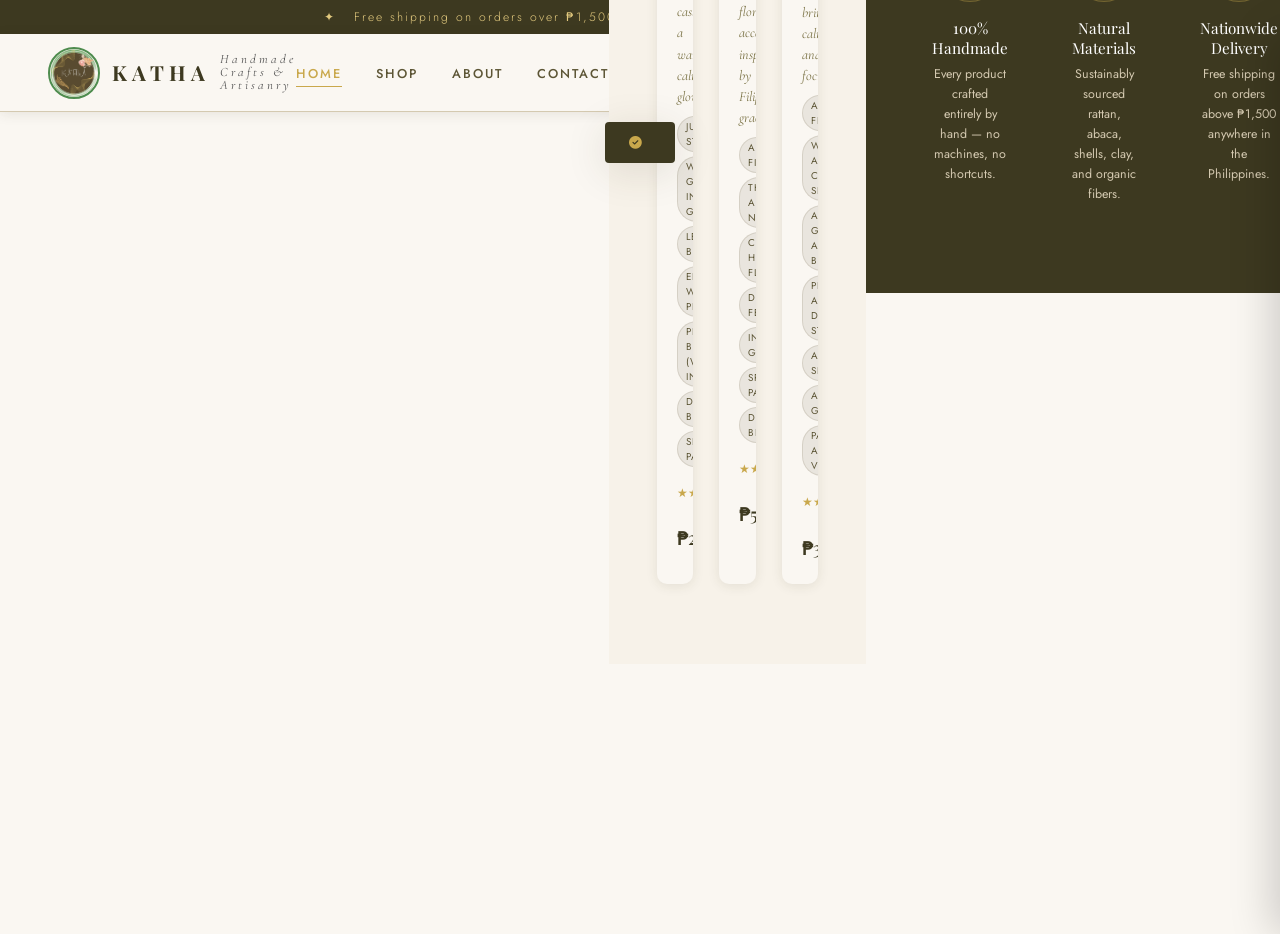
<file: katha/index.html>
<!DOCTYPE html>
<html lang="en">
<head>
<meta charset="UTF-8"/>
<meta name="viewport" content="width=device-width, initial-scale=1.0"/>
<title>KATHA — Handmade Crafts</title>
<link href="https://fonts.googleapis.com/css2?family=Playfair+Display:ital,wght@0,400;0,600;0,700;1,400&family=Cormorant+Garamond:ital,wght@0,300;0,400;0,500;1,300&family=Jost:wght@300;400;500;600&display=swap" rel="stylesheet"/>
<link rel="stylesheet" href="https://cdnjs.cloudflare.com/ajax/libs/font-awesome/6.5.0/css/all.min.css"/>
<link rel="stylesheet" href="css/main.css"/>
<link rel="stylesheet" href="css/home.css"/>
</head>
<body>

<div class="top-bar">✦ &nbsp; Free shipping on orders over ₱1,500 &nbsp;·&nbsp; Handcrafted with love in the Philippines &nbsp; ✦</div>

<nav>
  <a class="nav-logo" href="index.html">
    <img src="images/katha.png" alt="KATHA Logo" class="logo-img">
    <div>
      <span class="logo-name">KATHA</span>
      <span class="logo-tagline">Handmade Crafts & Artisanry</span>
    </div>
  </a>

  <ul class="nav-links">
    <li><a href="index.html" class="active">Home</a></li>
    <li><a href="shop.html">Shop</a></li>
    <li><a href="about.html">About</a></li>
    <li><a href="contact.html">Contact</a></li>
  </ul>
<!-- BESTSELLERS -->
<section class="home-featured">
  <div class="wrap">
    <div class="section-head">
      <span class="section-eyebrow">Handpicked for You</span>
      <h2 class="section-title">Bestsellers</h2>
      <p class="section-sub">Our most-loved pieces — each one carrying the mark of the hands that made it.</p>
    </div>
    <div class="feat-grid" id="homeFeatGrid"></div>
  </div>
</section>

<!-- WHY US -->
<div class="why-us">
  <div class="wrap">
    <div class="why-grid">
      <div class="why-item"><div class="why-icon"><i class="fas fa-hands"></i></div><div class="why-title">100% Handmade</div><div class="why-desc">Every product crafted entirely by hand — no machines, no shortcuts.</div></div>
      <div class="why-item"><div class="why-icon"><i class="fas fa-leaf"></i></div><div class="why-title">Natural Materials</div><div class="why-desc">Sustainably sourced rattan, abaca, shells, clay, and organic fibers.</div></div>
      <div class="why-item"><div class="why-icon"><i class="fas fa-truck"></i></div><div class="why-title">Nationwide Delivery</div><div class="why-desc">Free shipping on orders above ₱1,500 anywhere in the Philippines.</div></div>
      <div class="why-item"><div class="why-icon"><i class="fas fa-undo"></i></div><div class="why-title">Easy Returns</div><div class="why-desc">Return within 14 days — no questions, no fuss, full refund.</div></div>
    </div>
  </div>
</div>

<!-- NEWSLETTER -->
<section class="newsletter">
  <div class="wrap">
    <span class="section-eyebrow">Stay Connected</span>
    <h2 class="section-title">Join the KATHA Community</h2>
    <p class="section-sub">Get 10% off your first order and early access to new collections.</p>
    <div class="newsletter-form">
      <input type="email" placeholder="your@email.com"/>
      <button onclick="showToast('🌿 You are subscribed! Check your inbox.')">Subscribe</button>
    </div>
  </div>
</section>

<!-- FOOTER -->
<footer>
  <div class="wrap">
    <div class="footer-grid">
      <div>
        <div class="footer-logo-wrap">
          <img src="images/katha.png" class="logo-img" alt="KATHA Logo">
          <div><span class="logo-name" style="font-size:1.4rem;color:var(--white);">KATHA</span><span class="logo-tagline">Handmade Crafts &amp; Artisanry</span></div>
        </div>
        <p class="footer-about">KATHA was born from a love of Filipino craftsmanship — bringing the work of our artisans to the world, one handmade piece at a time.</p>
        <div class="social-links">
          <span class="social-link"><i class="fab fa-facebook-f"></i></span>
          <span class="social-link"><i class="fab fa-instagram"></i></span>
          <span class="social-link"><i class="fab fa-tiktok"></i></span>
          <span class="social-link"><i class="fab fa-pinterest-p"></i></span>
        </div>
      </div>
      <div class="footer-col"><h4>Shop</h4><ul>
        <li><a href="shop.html">New Arrivals</a></li>
        <li><a href="shop.html?cat=woven">Woven Crafts</a></li>
        <li><a href="shop.html?cat=jewelry">Shell Jewelry</a></li>
        <li><a href="shop.html?cat=ceramic">Clay &amp; Ceramics</a></li>
        <li><a href="shop.html?cat=macrame">Macramé</a></li>
      </ul></div>
      <div class="footer-col"><h4>Support</h4><ul>
        <li><a href="#">FAQs</a></li>
        <li><a href="#">Shipping Info</a></li>
        <li><a href="#">Returns &amp; Exchange</a></li>
        <li><a href="#">Track My Order</a></li>
        <li><a href="contact.html">Contact Us</a></li>
      </ul></div>
      <div class="footer-col"><h4>Contact</h4><ul>
        <li><a href="mailto:hello@katha.ph"><i class="fas fa-envelope" style="color:var(--gold);margin-right:6px"></i>hello@katha.ph</a></li>
        <li><a href="tel:+639171234567"><i class="fas fa-phone" style="color:var(--gold);margin-right:6px"></i>+63 917 123 4567</a></li>
        <li><a><i class="fas fa-map-marker-alt" style="color:var(--gold);margin-right:6px"></i>Calamba, Laguna</a></li>
      </ul>
      <div class="payment-icons"><span class="payment-icon">GCash</span><span class="payment-icon">Maya</span><span class="payment-icon">Visa</span><span class="payment-icon">PayPal</span><span class="payment-icon">COD</span></div></div>
    </div>
    <div class="footer-bottom"><span>© 2025 KATHA Handmade Crafts. All rights reserved.</span><span>Privacy Policy &nbsp;·&nbsp; Terms of Service</span></div>
  </div>
</footer>

<!-- CART DRAWER -->
<div class="cart-overlay" id="cartOverlay" onclick="toggleDrawer()"></div>
<div class="cart-drawer" id="cartDrawer">
  <div class="cart-head">
    <div><h3>Your Bag</h3></div>
    <button class="close-cart" onclick="toggleDrawer()"><i class="fas fa-times"></i></button>
  </div>
  <div class="cart-drawer-items" id="drawerItems">
    <div class="cart-drawer-empty" id="drawerEmpty"><i class="fas fa-shopping-bag"></i><p>Your bag is empty.<br>Add something beautiful.</p></div>
  </div>
  <div class="cart-drawer-foot">
    <div class="cdf-row"><span>Subtotal</span><span id="drawerSubtotal">₱0</span></div>
    <div class="cdf-row"><span>Shipping</span><span id="drawerShipping">₱0</span></div>
    <div class="cdf-total"><span>Total</span><span id="drawerTotal">₱0</span></div>
    <button class="cdf-checkout" onclick="toggleDrawer(); window.location.href='cart.html';">View Full Cart</button>
    <button class="cdf-view-cart" onclick="toggleDrawer()">Continue Shopping</button>
  </div>
</div>

<div class="toast" id="toast"><i class="fas fa-check-circle"></i><span id="toastMsg"></span></div>

<script src="js/products.js"></script>
<script src="js/cart.js"></script>
<script src="js/ui.js"></script>
<script src="js/home.js"></script>
</body>
</html>
</file>
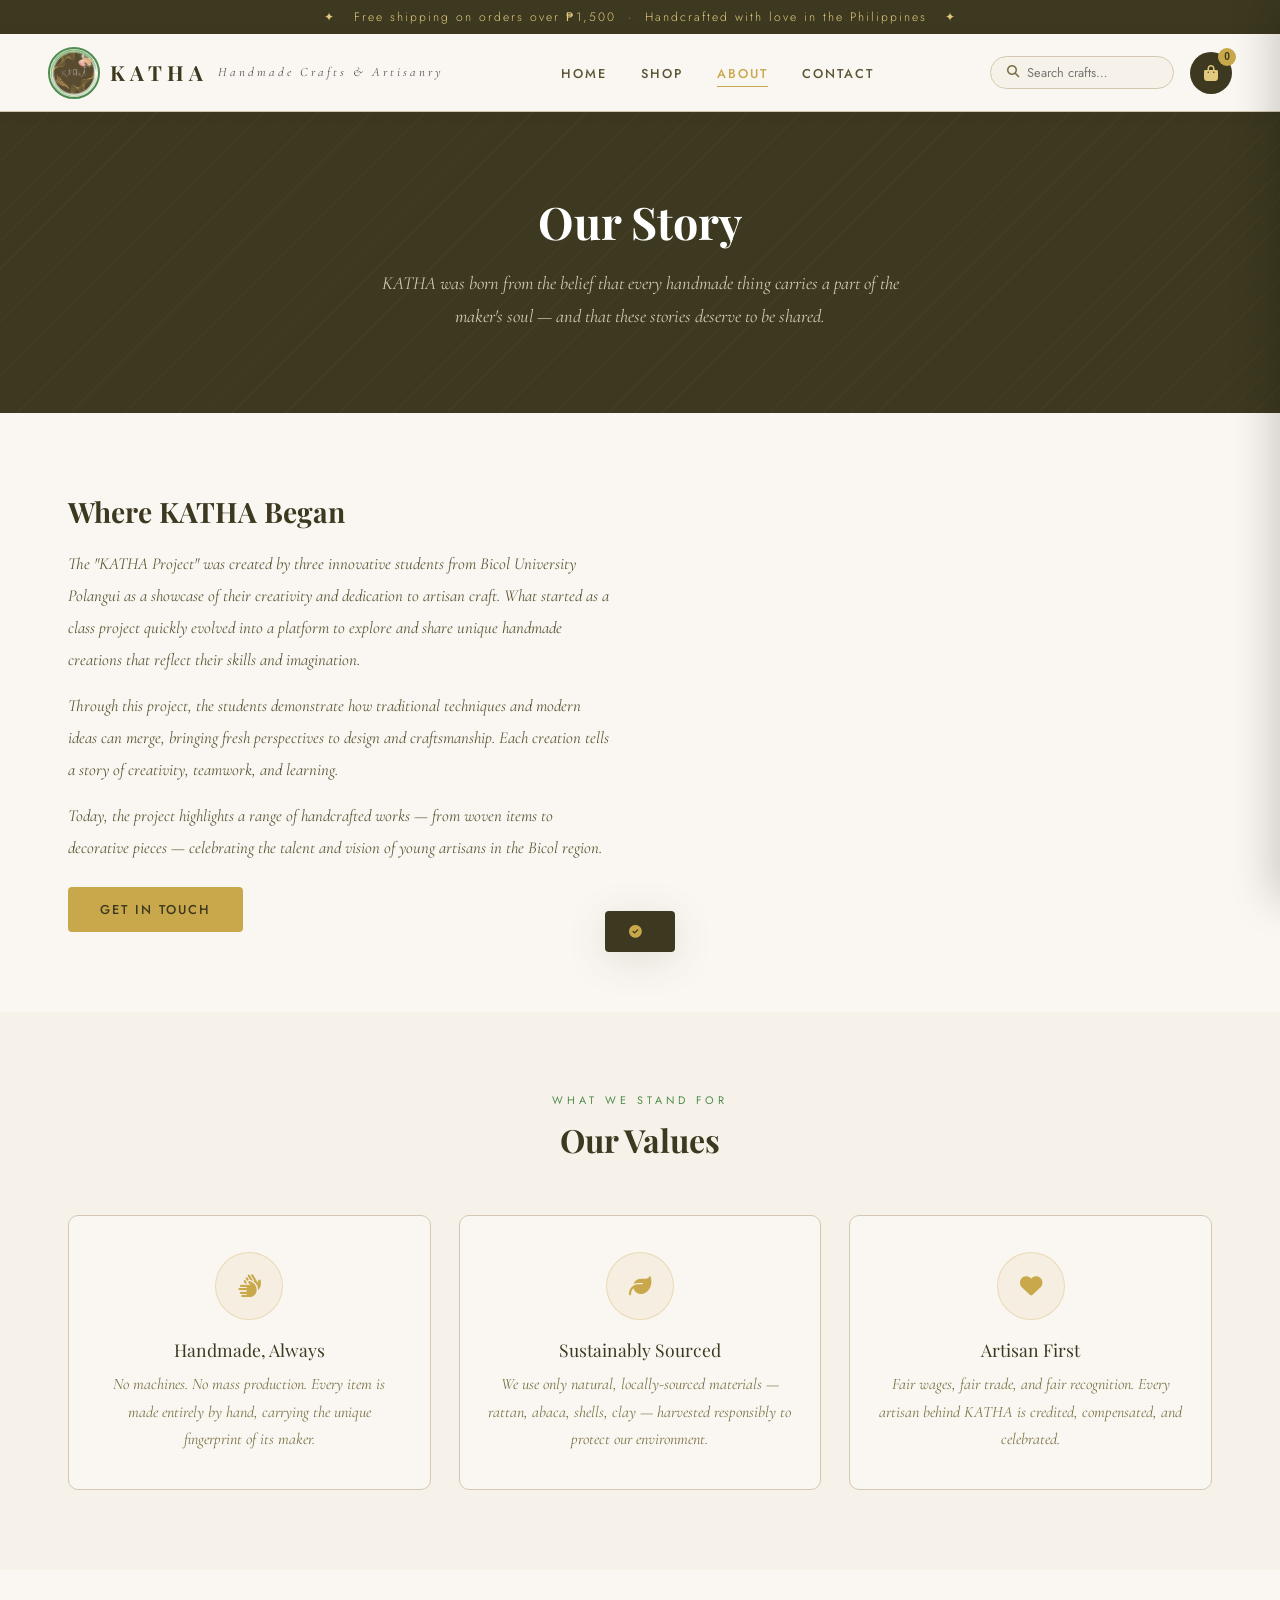
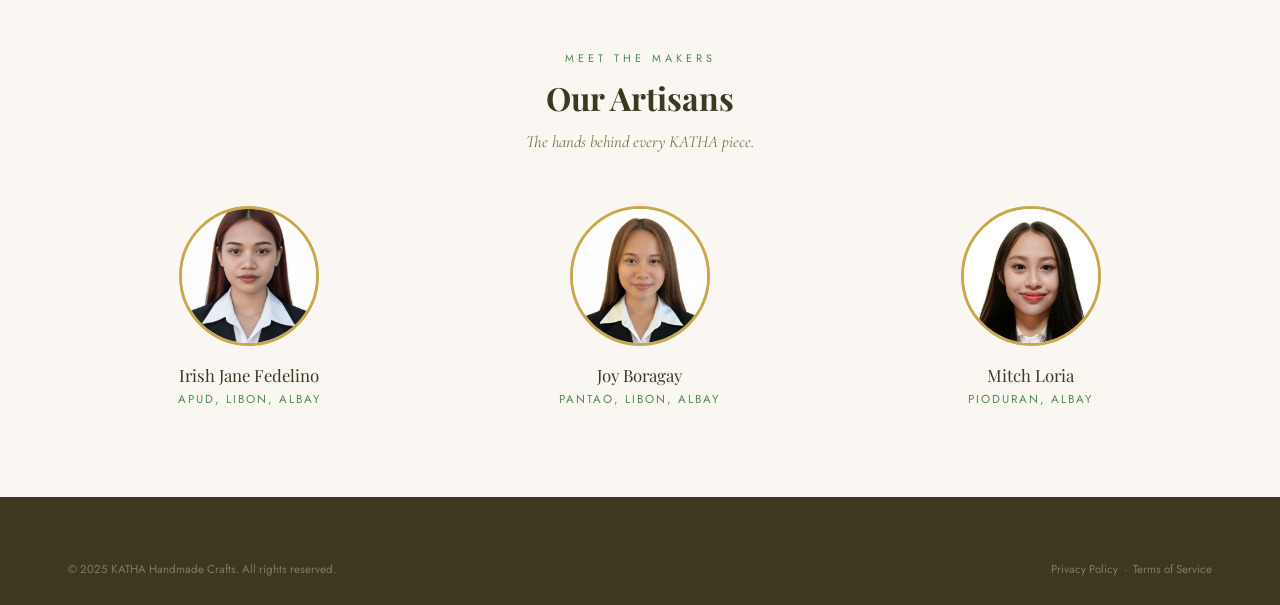
<file: katha/about.html>
<!DOCTYPE html>
<html lang="en">
<head>
<meta charset="UTF-8"/>
<meta name="viewport" content="width=device-width, initial-scale=1.0"/>
<title>About Us — KATHA</title>
<link href="https://fonts.googleapis.com/css2?family=Playfair+Display:ital,wght@0,400;0,600;0,700;1,400&family=Cormorant+Garamond:ital,wght@0,300;0,400;0,500;1,300&family=Jost:wght@300;400;500;600&display=swap" rel="stylesheet"/>
<link rel="stylesheet" href="https://cdnjs.cloudflare.com/ajax/libs/font-awesome/6.5.0/css/all.min.css"/>
<link rel="stylesheet" href="css/main.css"/>
<link rel="stylesheet" href="css/about.css"/>
</head>
<body>

<div class="top-bar">✦ &nbsp; Free shipping on orders over ₱1,500 &nbsp;·&nbsp; Handcrafted with love in the Philippines &nbsp; ✦</div>

<nav>
  <a class="nav-logo" href="index.html">
    <div>
      <img src="images/katha.png" class="logo-img" alt="KATHA Logo">
      <span class="logo-name">KATHA</span>
      <span class="logo-tagline">Handmade Crafts &amp; Artisanry</span>
    </div>
  </a>
  <ul class="nav-links">
    <li><a href="index.html">Home</a></li>
    <li><a href="shop.html">Shop</a></li>
    <li><a href="about.html" class="active">About</a></li>
    <li><a href="contact.html">Contact</a></li>
  </ul>
  <div class="nav-actions">
    <div class="nav-search">
      <i class="fas fa-search"></i>
      <input type="text" placeholder="Search crafts…"/>
    </div>
    <button class="cart-btn" onclick="toggleDrawer()">
      <i class="fas fa-shopping-bag"></i>
      <span class="cart-count" id="cartCount">0</span>
    </button>
  </div>
</nav>

<div class="about-hero">
  <div class="about-hero-waves"></div>
  <div class="wrap about-hero-content">
    <h1>Our Story</h1>
    <p>KATHA was born from the belief that every handmade thing carries a part of the maker's soul — and that these stories deserve to be shared.</p>
  </div>
</div>

<section class="about-story">
  <div class="wrap">
    <div class="about-story-grid">
      <div class="about-story-text">
        <h2>Where KATHA Began</h2>
        <p>The "KATHA Project" was created by three innovative students from Bicol University Polangui as a showcase of their creativity and dedication to artisan craft. What started as a class project quickly evolved into a platform to explore and share unique handmade creations that reflect their skills and imagination.</p>
        <p>Through this project, the students demonstrate how traditional techniques and modern ideas can merge, bringing fresh perspectives to design and craftsmanship. Each creation tells a story of creativity, teamwork, and learning.</p>
        <p>Today, the project highlights a range of handcrafted works — from woven items to decorative pieces — celebrating the talent and vision of young artisans in the Bicol region.</p>
        <a href="contact.html" class="btn-primary" style="margin-top:10px;">Get in Touch</a>
      </div>
    </div>
  </div>
</section>

<section class="about-values">
  <div class="wrap">
    <div class="section-head">
      <span class="section-eyebrow">What We Stand For</span>
      <h2 class="section-title">Our Values</h2>
    </div>
    <div class="values-grid">
      <div class="value-card"><div class="value-icon"><i class="fas fa-hands"></i></div><div class="value-title">Handmade, Always</div><p class="value-desc">No machines. No mass production. Every item is made entirely by hand, carrying the unique fingerprint of its maker.</p></div>
      <div class="value-card"><div class="value-icon"><i class="fas fa-leaf"></i></div><div class="value-title">Sustainably Sourced</div><p class="value-desc">We use only natural, locally-sourced materials — rattan, abaca, shells, clay — harvested responsibly to protect our environment.</p></div>
      <div class="value-card"><div class="value-icon"><i class="fas fa-heart"></i></div><div class="value-title">Artisan First</div><p class="value-desc">Fair wages, fair trade, and fair recognition. Every artisan behind KATHA is credited, compensated, and celebrated.</p></div>
    </div>
  </div>
</section>

<section class="artisan-section">
  <div class="wrap">
    <div class="section-head">
      <span class="section-eyebrow">Meet the Makers</span>
      <h2 class="section-title">Our Artisans</h2>
      <p class="section-sub">The hands behind every KATHA piece.</p>
    </div>
    <div class="artisan-grid">
      <div class="artisan-card">
        <img class="artisan-img" src="images/Irish.jpg" alt="Irish"/>
        <div class="artisan-name">Irish Jane Fedelino</div>
        <div class="artisan-craft">Apud, Libon, Albay</div>
      </div>
      <div class="artisan-card">
        <img class="artisan-img" src="images/Joy.jpg" alt="Luz"/>
        <div class="artisan-name">Joy Boragay</div>
        <div class="artisan-craft">Pantao, Libon, Albay</div>
      </div>
      <div class="artisan-card">
        <img class="artisan-img" src="images/Mitch.jpg" alt="Mang Ben"/>
        <div class="artisan-name">Mitch Loria</div>
        <div class="artisan-craft">Pioduran, Albay</div>
      </div>
    </div>
  </div>
</section>

<footer>
  <div class="wrap">
    <div class="footer-bottom"><span>© 2025 KATHA Handmade Crafts. All rights reserved.</span><span>Privacy Policy &nbsp;·&nbsp; Terms of Service</span></div>
  </div>
</footer>

<!-- CART DRAWER -->
<div class="cart-overlay" id="cartOverlay" onclick="toggleDrawer()"></div>
<div class="cart-drawer" id="cartDrawer">
  <div class="cart-head"><div><h3>Your Bag</h3></div><button class="close-cart" onclick="toggleDrawer()"><i class="fas fa-times"></i></button></div>
  <div class="cart-drawer-items" id="drawerItems"><div class="cart-drawer-empty" id="drawerEmpty"><i class="fas fa-shopping-bag"></i><p>Your bag is empty.</p></div></div>
  <div class="cart-drawer-foot">
    <div class="cdf-row"><span>Subtotal</span><span id="drawerSubtotal">₱0</span></div>
    <div class="cdf-row"><span>Shipping</span><span id="drawerShipping">₱0</span></div>
    <div class="cdf-total"><span>Total</span><span id="drawerTotal">₱0</span></div>
    <button class="cdf-checkout" onclick="window.location.href='cart.html'">View Full Cart</button>
    <button class="cdf-view-cart" onclick="toggleDrawer()">Continue Shopping</button>
  </div>
</div>

<div class="toast" id="toast"><i class="fas fa-check-circle"></i><span id="toastMsg"></span></div>

<script src="js/products.js"></script>
<script src="js/cart.js"></script>
<script src="js/ui.js"></script>
</body>
</html>
</file>
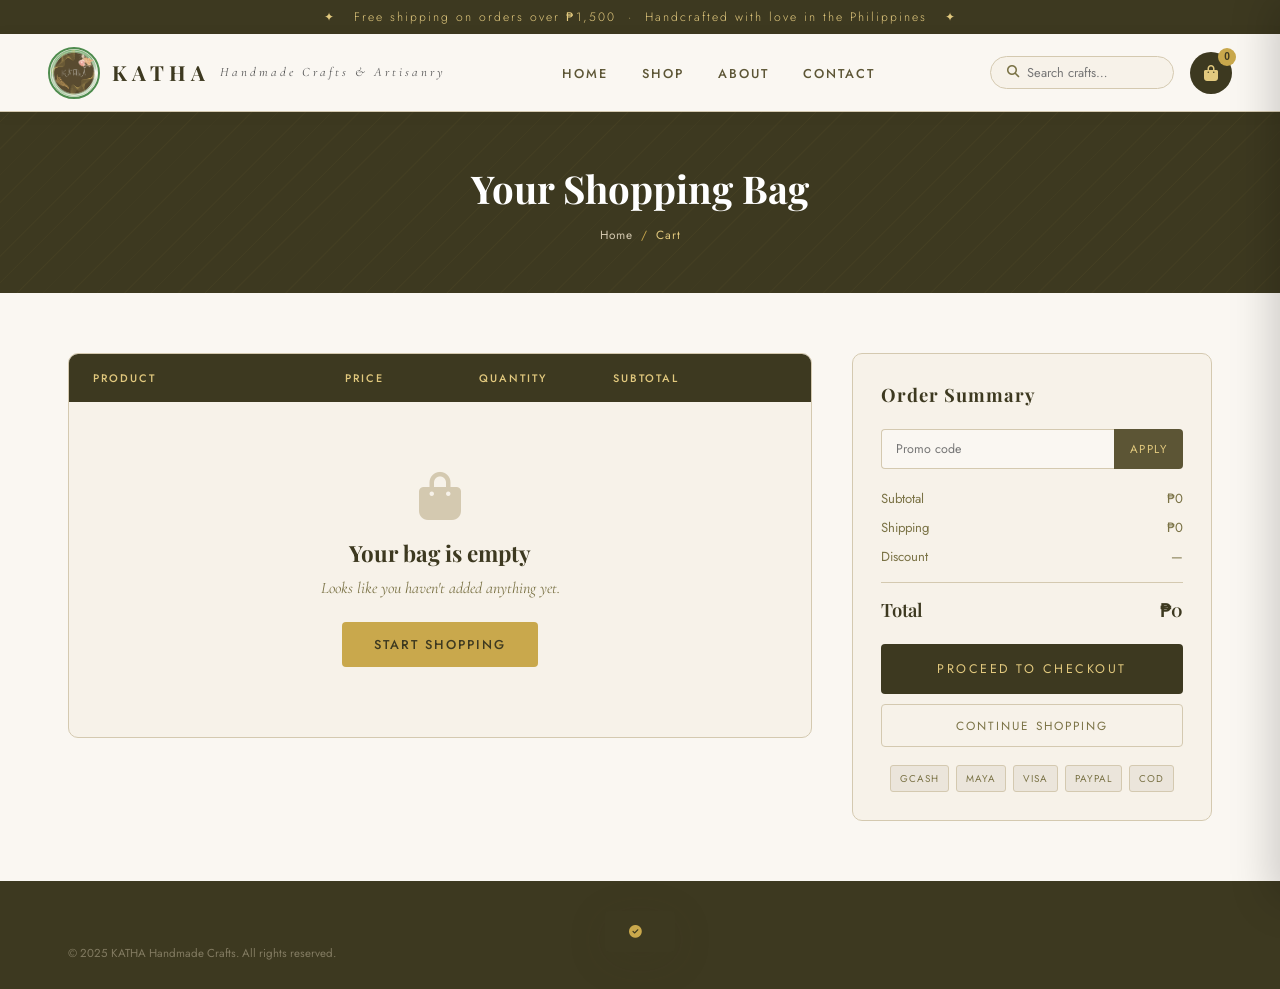
<file: katha/cart.html>
<!DOCTYPE html>
<html lang="en">
<head>
<meta charset="UTF-8"/>
<meta name="viewport" content="width=device-width, initial-scale=1.0"/>
<title>Cart — KATHA</title>
<link href="https://fonts.googleapis.com/css2?family=Playfair+Display:ital,wght@0,400;0,600;0,700;1,400&family=Cormorant+Garamond:ital,wght@0,300;0,400;0,500;1,300&family=Jost:wght@300;400;500;600&display=swap" rel="stylesheet"/>
<link rel="stylesheet" href="https://cdnjs.cloudflare.com/ajax/libs/font-awesome/6.5.0/css/all.min.css"/>
<link rel="stylesheet" href="css/main.css"/>
<link rel="stylesheet" href="css/cart.css"/>
</head>
<body>

<div class="top-bar">✦ &nbsp; Free shipping on orders over ₱1,500 &nbsp;·&nbsp; Handcrafted with love in the Philippines &nbsp; ✦</div>

<nav>
  <a class="nav-logo" href="index.html">
     <img src="images/katha.png" alt="KATHA Logo" class="logo-img">
    <div>
      <span class="logo-name">KATHA</span>
      <span class="logo-tagline">Handmade Crafts &amp; Artisanry</span>
    </div>
  </a>
  <ul class="nav-links">
    <li><a href="index.html">Home</a></li>
    <li><a href="shop.html">Shop</a></li>
    <li><a href="about.html">About</a></li>
    <li><a href="contact.html">Contact</a></li>
  </ul>
  <div class="nav-actions">
    <div class="nav-search">
      <i class="fas fa-search"></i>
      <input type="text" placeholder="Search crafts…"/>
    </div>
    <button class="cart-btn" onclick="toggleDrawer()">
      <i class="fas fa-shopping-bag"></i>
      <span class="cart-count" id="cartCount">0</span>
    </button>
  </div>
</nav>

<div class="cart-page-hero">
  <div class="shop-hero-waves"></div>
  <div class="wrap cart-page-hero-content">
    <h1>Your Shopping Bag</h1>
    <div class="breadcrumb" style="justify-content:center;">
      <span onclick="window.location.href='index.html'">Home</span><span class="sep">/</span>
      <span class="cur">Cart</span>
    </div>
  </div>
</div>

<div class="cart-body">
  <div class="wrap">
    <div class="cart-layout">
      <div>
        <div class="cart-table">
          <div class="cart-table-head">
            <span>Product</span><span>Price</span><span>Quantity</span><span>Subtotal</span><span></span>
          </div>
          <div id="cartPageRows">
            <div class="cart-empty-msg" id="cartEmptyMsg">
              <i class="fas fa-shopping-bag"></i>
              <h3>Your bag is empty</h3>
              <p>Looks like you haven't added anything yet.</p>
              <a href="shop.html" class="btn-primary">Start Shopping</a>
            </div>
          </div>
        </div>
      </div>
      <div class="cart-summary">
        <h3>Order Summary</h3>
        <div class="promo-code">
          <input type="text" placeholder="Promo code"/>
          <button onclick="showToast('✓ Code applied!')">Apply</button>
        </div>
        <div class="summary-row"><span>Subtotal</span><span id="cartPageSubtotal">₱0</span></div>
        <div class="summary-row"><span>Shipping</span><span id="cartPageShipping">₱0</span></div>
        <div class="summary-row"><span>Discount</span><span>—</span></div>
        <div class="summary-total"><span>Total</span><span id="cartPageTotal">₱0</span></div>
        <button class="checkout-btn" onclick="showToast('🛒 Proceeding to checkout…')">Proceed to Checkout</button>
        <a href="shop.html" class="continue-shopping" style="display:block;text-align:center;text-decoration:none;">Continue Shopping</a>
        <div class="payment-badges">
          <span class="payment-badge">GCash</span><span class="payment-badge">Maya</span>
          <span class="payment-badge">Visa</span><span class="payment-badge">PayPal</span>
          <span class="payment-badge">COD</span>
        </div>
      </div>
    </div>
  </div>
</div>

<footer>
  <div class="wrap">
    <div class="footer-bottom"><span>© 2025 KATHA Handmade Crafts. All rights reserved.</span></div>
  </div>
</footer>

<!-- CART DRAWER -->
<div class="cart-overlay" id="cartOverlay" onclick="toggleDrawer()"></div>
<div class="cart-drawer" id="cartDrawer">
  <div class="cart-head"><div><h3>Your Bag</h3></div><button class="close-cart" onclick="toggleDrawer()"><i class="fas fa-times"></i></button></div>
  <div class="cart-drawer-items" id="drawerItems"><div class="cart-drawer-empty" id="drawerEmpty"><i class="fas fa-shopping-bag"></i><p>Your bag is empty.</p></div></div>
  <div class="cart-drawer-foot">
    <div class="cdf-row"><span>Subtotal</span><span id="drawerSubtotal">₱0</span></div>
    <div class="cdf-row"><span>Shipping</span><span id="drawerShipping">₱0</span></div>
    <div class="cdf-total"><span>Total</span><span id="drawerTotal">₱0</span></div>
    <button class="cdf-checkout" onclick="toggleDrawer()">View Full Cart</button>
    <button class="cdf-view-cart" onclick="toggleDrawer()">Continue Shopping</button>
  </div>
</div>

<div class="toast" id="toast"><i class="fas fa-check-circle"></i><span id="toastMsg"></span></div>

<script src="js/products.js"></script>
<script src="js/cart.js"></script>
<script src="js/ui.js"></script>
<script>
// Render cart table on page load
function renderCartPage() {
  const subtotal = cart.reduce((s, i) => s + i.price * i.qty, 0);
  const shipping = subtotal >= 1500 ? 0 : (subtotal > 0 ? 150 : 0);
  document.getElementById("cartPageSubtotal").innerHTML = "&#8369;" + subtotal.toLocaleString();
  document.getElementById("cartPageShipping").innerHTML = shipping === 0 && subtotal > 0 ? "FREE" : "&#8369;" + shipping.toLocaleString();
  document.getElementById("cartPageTotal").innerHTML = "&#8369;" + (subtotal + shipping).toLocaleString();
  const rowsEl = document.getElementById("cartPageRows");
  const emptyMsg = document.getElementById("cartEmptyMsg");
  [...rowsEl.querySelectorAll(".cart-table-row")].forEach(e => e.remove());
  if (cart.length === 0) { emptyMsg.style.display = ""; return; }
  emptyMsg.style.display = "none";
  cart.forEach(item => {
    const row = document.createElement("div");
    row.className = "cart-table-row";
    row.innerHTML = `
      <div class="cart-product-cell">
        <img class="cart-product-img" src="${item.img}" alt="${item.name}"/>
        <div><div class="cart-product-name">${item.name}</div><div class="cart-product-cat">&#8369;${item.price.toLocaleString()} each</div></div>
      </div>
      <div class="cart-price-cell">&#8369;${item.price.toLocaleString()}</div>
      <div class="cart-qty-cell">
        <button onclick="changeCartQty(${item.id},-1); renderCartPage();">−</button>
        <span>${item.qty}</span>
        <button onclick="changeCartQty(${item.id},1); renderCartPage();">+</button>
      </div>
      <div class="cart-subtotal-cell">&#8369;${(item.price * item.qty).toLocaleString()}</div>
      <div class="cart-remove-cell"><button onclick="removeFromCart(${item.id})"><i class="fas fa-trash"></i></button></div>`;
    rowsEl.appendChild(row);
  });
}
document.addEventListener("DOMContentLoaded", renderCartPage);
</script>
</body>
</html>
</file>
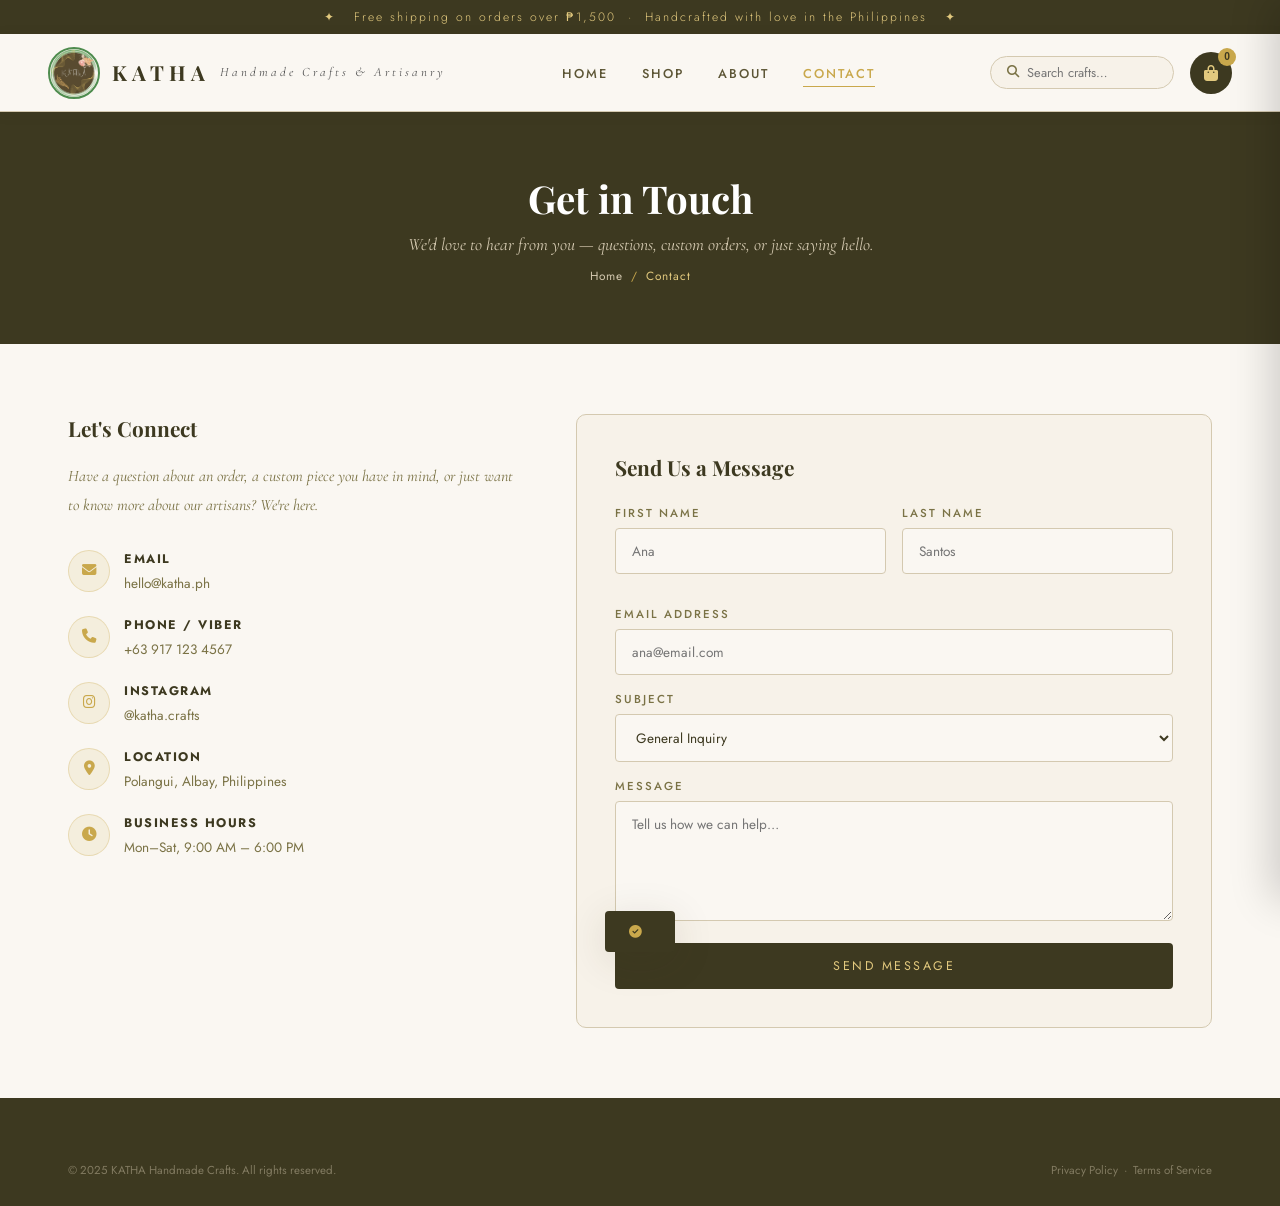
<file: katha/contact.html>
<!DOCTYPE html>
<html lang="en">
<head>
<meta charset="UTF-8"/>
<meta name="viewport" content="width=device-width, initial-scale=1.0"/>
<title>Contact — KATHA</title>
<link href="https://fonts.googleapis.com/css2?family=Playfair+Display:ital,wght@0,400;0,600;0,700;1,400&family=Cormorant+Garamond:ital,wght@0,300;0,400;0,500;1,300&family=Jost:wght@300;400;500;600&display=swap" rel="stylesheet"/>
<link rel="stylesheet" href="https://cdnjs.cloudflare.com/ajax/libs/font-awesome/6.5.0/css/all.min.css"/>
<link rel="stylesheet" href="css/main.css"/>
<link rel="stylesheet" href="css/contact.css"/>
</head>
<body>

<div class="top-bar">✦ &nbsp; Free shipping on orders over ₱1,500 &nbsp;·&nbsp; Handcrafted with love in the Philippines &nbsp; ✦</div>

<nav>
  <a class="nav-logo" href="index.html">
     <img src="images/katha.png" alt="KATHA Logo" class="logo-img">
    <div>
      <span class="logo-name">KATHA</span>
      <span class="logo-tagline">Handmade Crafts &amp; Artisanry</span>
    </div>
  </a>
  <ul class="nav-links">
    <li><a href="index.html">Home</a></li>
    <li><a href="shop.html">Shop</a></li>
    <li><a href="about.html">About</a></li>
    <li><a href="contact.html" class="active">Contact</a></li>
  </ul>
  <div class="nav-actions">
    <div class="nav-search">
      <i class="fas fa-search"></i>
      <input type="text" placeholder="Search crafts…"/>
    </div>
    <button class="cart-btn" onclick="toggleDrawer()">
      <i class="fas fa-shopping-bag"></i>
      <span class="cart-count" id="cartCount">0</span>
    </button>
  </div>
</nav>

<div class="contact-hero">
  <div class="wrap">
    <h1>Get in Touch</h1>
    <p>We'd love to hear from you — questions, custom orders, or just saying hello.</p>
    <div class="breadcrumb" style="justify-content:center;margin-top:12px;">
      <span onclick="window.location.href='index.html'">Home</span><span class="sep">/</span>
      <span class="cur">Contact</span>
    </div>
  </div>
</div>

<div class="contact-body">
  <div class="wrap">
    <div class="contact-grid">
      <div class="contact-info">
        <h3>Let's Connect</h3>
        <p>Have a question about an order, a custom piece you have in mind, or just want to know more about our artisans? We're here.</p>
        <div class="contact-item"><div class="contact-icon"><i class="fas fa-envelope"></i></div><div class="contact-item-text"><strong>Email</strong><span>hello@katha.ph</span></div></div>
        <div class="contact-item"><div class="contact-icon"><i class="fas fa-phone"></i></div><div class="contact-item-text"><strong>Phone / Viber</strong><span>+63 917 123 4567</span></div></div>
        <div class="contact-item"><div class="contact-icon"><i class="fab fa-instagram"></i></div><div class="contact-item-text"><strong>Instagram</strong><span>@katha.crafts</span></div></div>
        <div class="contact-item"><div class="contact-icon"><i class="fas fa-map-marker-alt"></i></div><div class="contact-item-text"><strong>Location</strong><span>Polangui, Albay, Philippines</span></div></div>
        <div class="contact-item"><div class="contact-icon"><i class="fas fa-clock"></i></div><div class="contact-item-text"><strong>Business Hours</strong><span>Mon–Sat, 9:00 AM – 6:00 PM</span></div></div>
      </div>
      <div class="contact-form">
        <h3>Send Us a Message</h3>
        <div class="form-row">
          <div class="form-group"><label>First Name</label><input type="text" placeholder="Ana"/></div>
          <div class="form-group"><label>Last Name</label><input type="text" placeholder="Santos"/></div>
        </div>
        <div class="form-group"><label>Email Address</label><input type="email" placeholder="ana@email.com"/></div>
        <div class="form-group"><label>Subject</label>
          <select>
            <option>General Inquiry</option>
            <option>Order Status</option>
            <option>Custom Order Request</option>
            <option>Returns &amp; Exchanges</option>
            <option>Wholesale / Bulk</option>
          </select>
        </div>
        <div class="form-group"><label>Message</label><textarea placeholder="Tell us how we can help…"></textarea></div>
        <button class="form-submit" onclick="showToast('✓ Message sent! We will reply within 24 hours.')">Send Message</button>
      </div>
    </div>
  </div>
</div>

<footer>
  <div class="wrap">
    <div class="footer-bottom"><span>© 2025 KATHA Handmade Crafts. All rights reserved.</span><span>Privacy Policy &nbsp;·&nbsp; Terms of Service</span></div>
  </div>
</footer>

<!-- CART DRAWER -->
<div class="cart-overlay" id="cartOverlay" onclick="toggleDrawer()"></div>
<div class="cart-drawer" id="cartDrawer">
  <div class="cart-head"><div><h3>Your Bag</h3></div><button class="close-cart" onclick="toggleDrawer()"><i class="fas fa-times"></i></button></div>
  <div class="cart-drawer-items" id="drawerItems"><div class="cart-drawer-empty" id="drawerEmpty"><i class="fas fa-shopping-bag"></i><p>Your bag is empty.</p></div></div>
  <div class="cart-drawer-foot">
    <div class="cdf-row"><span>Subtotal</span><span id="drawerSubtotal">₱0</span></div>
    <div class="cdf-row"><span>Shipping</span><span id="drawerShipping">₱0</span></div>
    <div class="cdf-total"><span>Total</span><span id="drawerTotal">₱0</span></div>
    <button class="cdf-checkout" onclick="window.location.href='cart.html'">View Full Cart</button>
    <button class="cdf-view-cart" onclick="toggleDrawer()">Continue Shopping</button>
  </div>
</div>

<div class="toast" id="toast"><i class="fas fa-check-circle"></i><span id="toastMsg"></span></div>

<script src="js/products.js"></script>
<script src="js/cart.js"></script>
<script src="js/ui.js"></script>
</body>
</html>
</file>
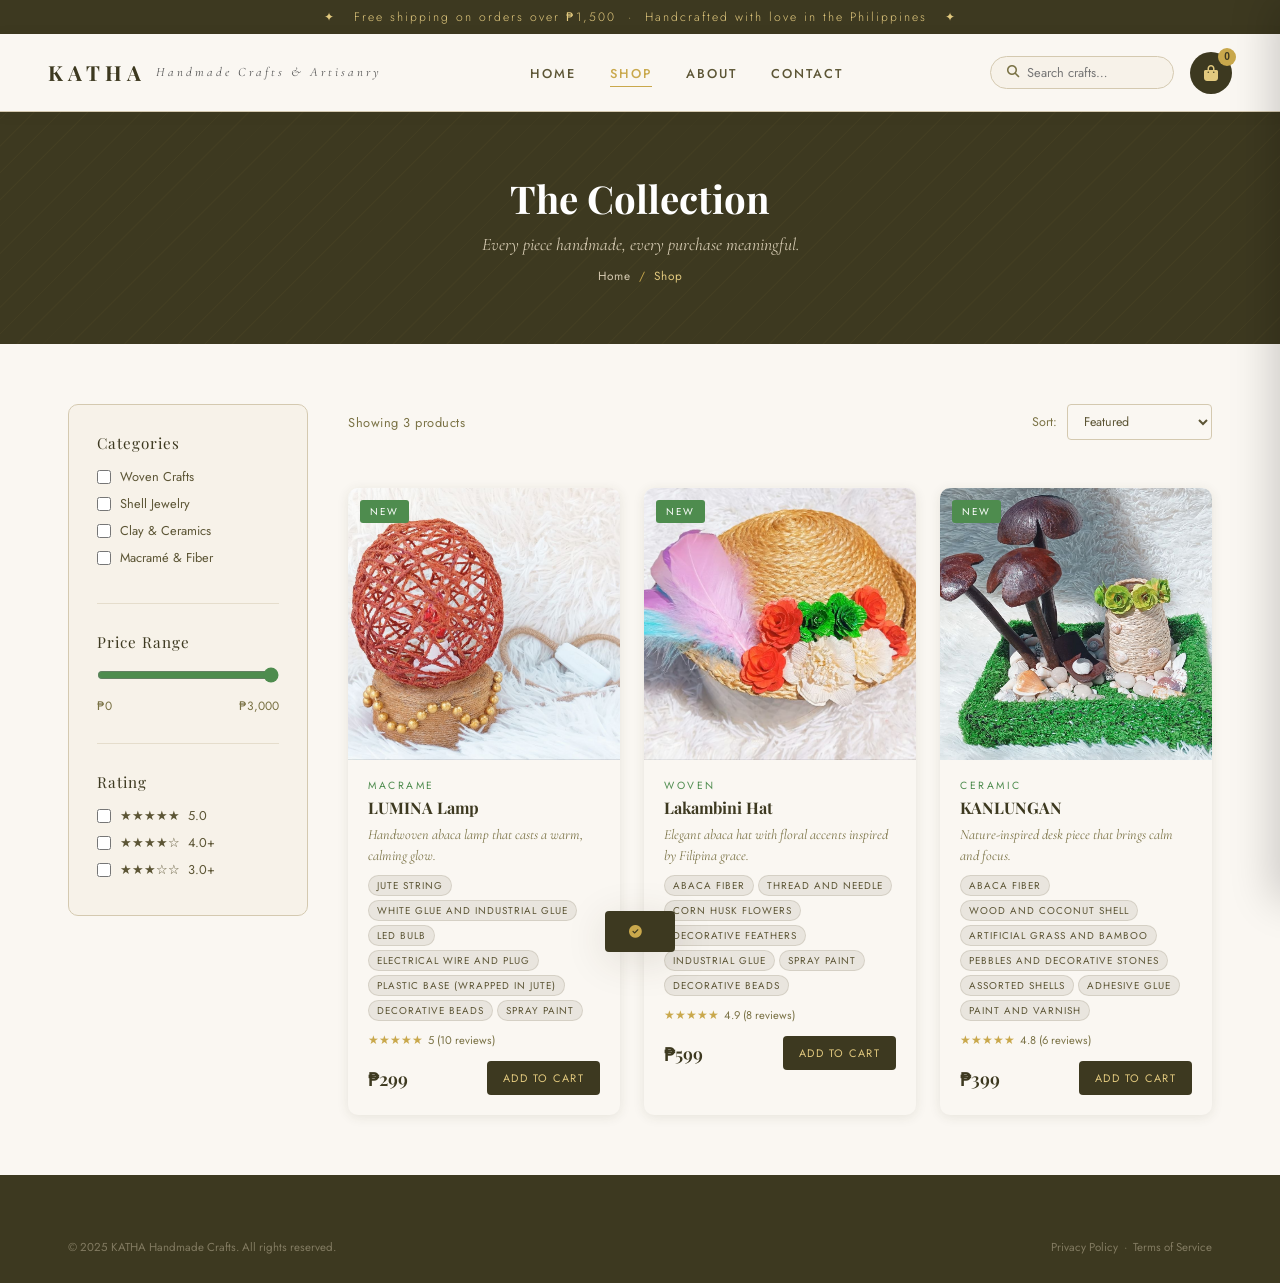
<file: katha/product.html>
<!DOCTYPE html>
<html lang="en">
<head>
<meta charset="UTF-8"/>
<meta name="viewport" content="width=device-width, initial-scale=1.0"/>
<title>Product — KATHA</title>
<link href="https://fonts.googleapis.com/css2?family=Playfair+Display:ital,wght@0,400;0,600;0,700;1,400&family=Cormorant+Garamond:ital,wght@0,300;0,400;0,500;1,300&family=Jost:wght@300;400;500;600&display=swap" rel="stylesheet"/>
<link rel="stylesheet" href="https://cdnjs.cloudflare.com/ajax/libs/font-awesome/6.5.0/css/all.min.css"/>
<link rel="stylesheet" href="css/main.css"/>
<link rel="stylesheet" href="css/product.css"/>
</head>
<body>

<div class="top-bar">✦ &nbsp; Free shipping on orders over ₱1,500 &nbsp;·&nbsp; Handcrafted with love in the Philippines &nbsp; ✦</div>

<nav>
  <a class="nav-logo" href="index.html">
     <img src="images/katha.png" alt="KATHA Logo" class="logo-img">
    <div>
      <span class="logo-name">KATHA</span>
      <span class="logo-tagline">Handmade Crafts &amp; Artisanry</span>
    </div>
  </a>
  <ul class="nav-links">
    <li><a href="index.html">Home</a></li>
    <li><a href="shop.html" class="active">Shop</a></li>
    <li><a href="about.html">About</a></li>
    <li><a href="contact.html">Contact</a></li>
  </ul>
  <div class="nav-actions">
    <div class="nav-search">
      <i class="fas fa-search"></i>
      <input type="text" placeholder="Search crafts…"/>
    </div>
    <button class="cart-btn" onclick="toggleDrawer()">
      <i class="fas fa-shopping-bag"></i>
      <span class="cart-count" id="cartCount">0</span>
    </button>
  </div>
</nav>

<div class="wrap">
  <div class="detail-breadcrumb">
    <span onclick="window.location.href='index.html'">Home</span>
    <span class="sep">/</span>
    <span onclick="window.location.href='shop.html'">Shop</span>
    <span class="sep">/</span>
    <span class="cur" id="detailBreadName">Product</span>
  </div>
  <div class="detail-grid">
    <div class="detail-imgs">
      <div class="detail-main-img"><img id="detailMainImg" src="" alt=""/></div>
      <div class="detail-thumbs" id="detailThumbs"></div>
    </div>
    <div class="detail-info">
      <span class="detail-badge" id="detailBadge">New</span>
      <div class="detail-category" id="detailCategory"></div>
      <h1 class="detail-name" id="detailName"></h1>
      <div class="detail-rating-row">
        <span class="detail-stars" id="detailStars"></span>
        <span class="detail-rating-text" id="detailRatingText"></span>
      </div>
      <div class="detail-price-row">
        <span class="detail-old-price" id="detailOldPrice"></span>
        <span class="detail-price" id="detailPrice"></span>
      </div>
      <p class="detail-desc" id="detailDesc"></p>
      <div class="detail-section-label">Materials Used</div>
      <div class="detail-materials" id="detailMaterials"></div>
      <div class="detail-section-label">Quantity</div>
      <div class="detail-qty-row">
        <div class="qty-control">
          <button onclick="changeDetailQty(-1)">−</button>
          <span id="detailQty">1</span>
          <button onclick="changeDetailQty(1)">+</button>
        </div>
        <span style="font-size:0.76rem;color:var(--green);letter-spacing:1px;">✓ In Stock</span>
      </div>
      <div class="detail-actions">
        <button class="detail-add-cart" onclick="addDetailToCart()">Add to Cart</button>
        <button class="detail-wishlist-btn" onclick="toggleDetailWish(this)"><i class="far fa-heart"></i></button>
      </div>
      <div class="detail-meta">
        <div>SKU: <span id="detailSKU"></span></div>
        <div>Category: <span id="detailMetaCat"></span></div>
        <div>Ships within: <span>3–5 business days</span></div>
      </div>
      <div class="detail-tabs">
        <div class="tab-btns">
          <button class="tab-btn active" data-tab="desc" onclick="switchTab('desc')">Description</button>
          <button class="tab-btn" data-tab="care" onclick="switchTab('care')">Concept</button>
          <button class="tab-btn" data-tab="reviews" onclick="switchTab('reviews')">Reviews</button>
        </div>
        <div class="tab-content active" id="tab-desc"><p id="detailLongDesc"></p></div>
        <div class="tab-content" id="tab-care"><p id="detailConcept"></p></div>
        </div>
        <div class="tab-content" id="tab-reviews">
          <div class="review-item">
          </div>
        </div>
      </div>
    </div>
  </div>
</div>

<section class="related-section">
  <div class="wrap">
    <div class="section-head">
      <span class="section-eyebrow">You May Also Like</span>
      <h2 class="section-title">Related Products</h2>
    </div>
    <div class="product-grid" id="relatedGrid"></div>
  </div>
</section>

<footer>
  <div class="wrap">
    <div class="footer-bottom"><span>© 2025 KATHA Handmade Crafts. All rights reserved.</span></div>
  </div>
</footer>

<!-- CART DRAWER -->
<div class="cart-overlay" id="cartOverlay" onclick="toggleDrawer()"></div>
<div class="cart-drawer" id="cartDrawer">
  <div class="cart-head"><div><h3>Your Bag</h3></div><button class="close-cart" onclick="toggleDrawer()"><i class="fas fa-times"></i></button></div>
  <div class="cart-drawer-items" id="drawerItems"><div class="cart-drawer-empty" id="drawerEmpty"><i class="fas fa-shopping-bag"></i><p>Your bag is empty.</p></div></div>
  <div class="cart-drawer-foot">
    <div class="cdf-row"><span>Subtotal</span><span id="drawerSubtotal">₱0</span></div>
    <div class="cdf-row"><span>Shipping</span><span id="drawerShipping">₱0</span></div>
    <div class="cdf-total"><span>Total</span><span id="drawerTotal">₱0</span></div>
    <button class="cdf-checkout" onclick="window.location.href='cart.html'">View Full Cart</button>
    <button class="cdf-view-cart" onclick="toggleDrawer()">Continue Shopping</button>
  </div>
</div>

<div class="toast" id="toast"><i class="fas fa-check-circle"></i><span id="toastMsg"></span></div>

<script src="js/products.js"></script>
<script src="js/cart.js"></script>
<script src="js/ui.js"></script>
<script src="js/product.js"></script>
</body>
</html>
</file>
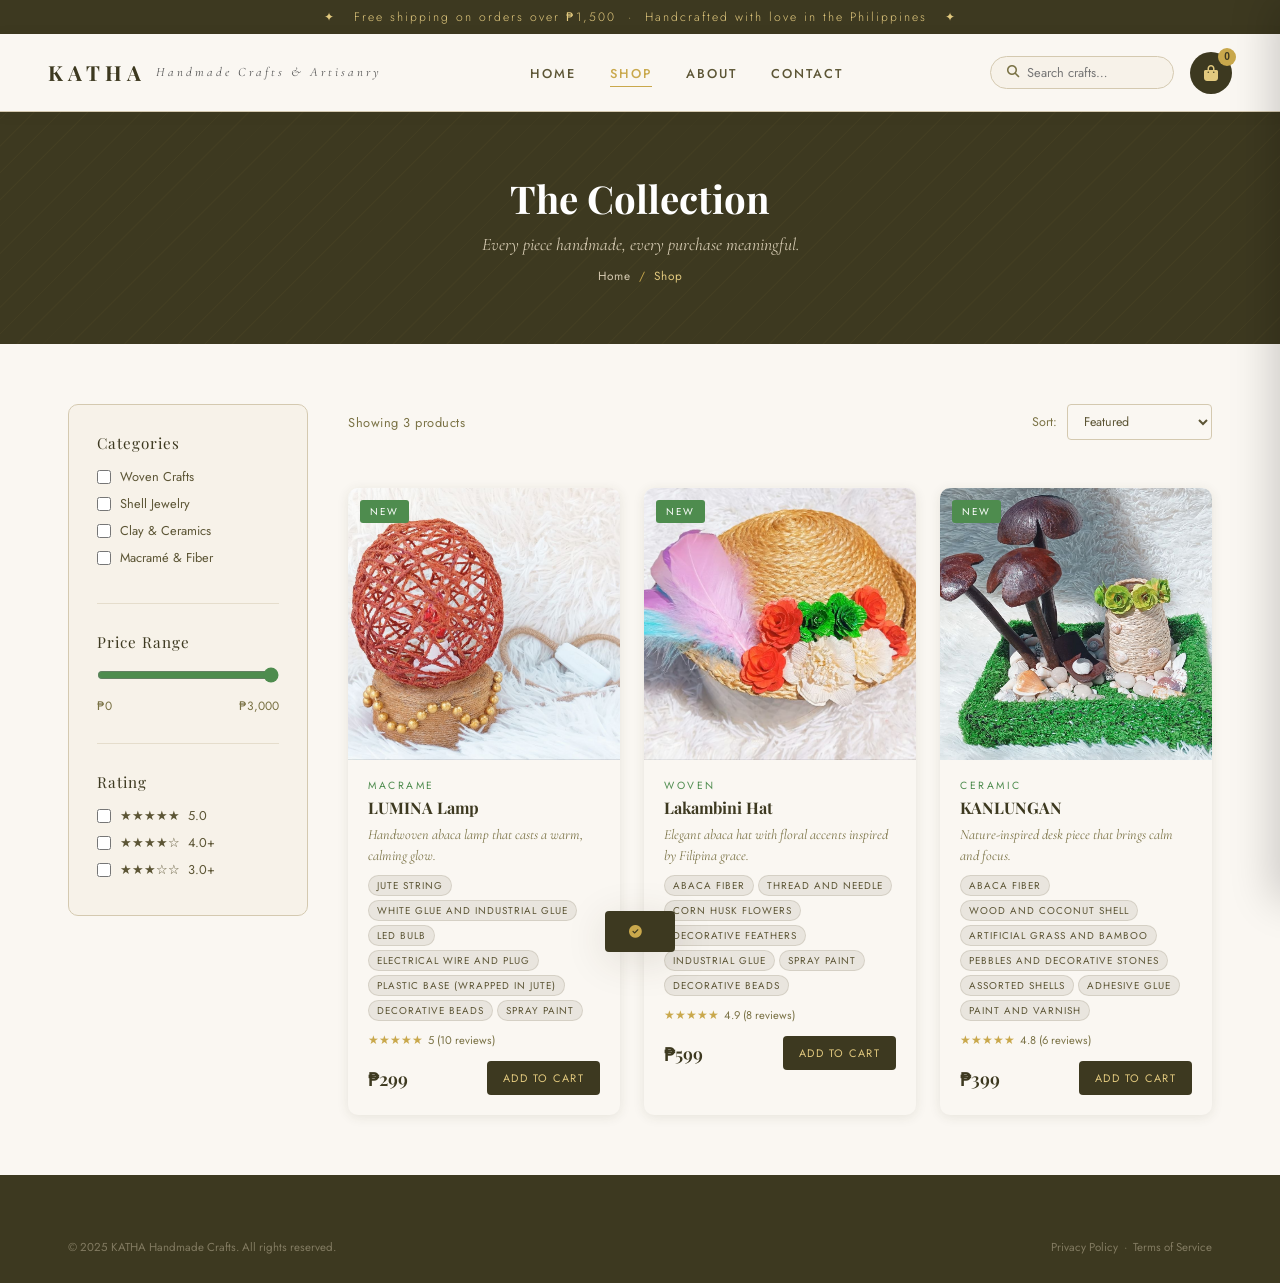
<file: katha/shop.html>
<!DOCTYPE html>
<html lang="en">
<head>
<meta charset="UTF-8"/>
<meta name="viewport" content="width=device-width, initial-scale=1.0"/>
<title>Shop — KATHA</title>
<link href="https://fonts.googleapis.com/css2?family=Playfair+Display:ital,wght@0,400;0,600;0,700;1,400&family=Cormorant+Garamond:ital,wght@0,300;0,400;0,500;1,300&family=Jost:wght@300;400;500;600&display=swap" rel="stylesheet"/>
<link rel="stylesheet" href="https://cdnjs.cloudflare.com/ajax/libs/font-awesome/6.5.0/css/all.min.css"/>
<link rel="stylesheet" href="css/main.css"/>
<link rel="stylesheet" href="css/shop.css"/>
</head>
<body>

<div class="top-bar">✦ &nbsp; Free shipping on orders over ₱1,500 &nbsp;·&nbsp; Handcrafted with love in the Philippines &nbsp; ✦</div>

<nav>
  <a class="nav-logo" href="index.html">
    <div>
      <span class="logo-name">KATHA</span>
      <span class="logo-tagline">Handmade Crafts &amp; Artisanry</span>
    </div>
  </a>
  <ul class="nav-links">
    <li><a href="index.html">Home</a></li>
    <li><a href="shop.html" class="active">Shop</a></li>
    <li><a href="about.html">About</a></li>
    <li><a href="contact.html">Contact</a></li>
  </ul>
  <div class="nav-actions">
    <div class="nav-search">
      <i class="fas fa-search"></i>
      <input type="text" placeholder="Search crafts…"/>
    </div>
    <button class="cart-btn" onclick="toggleDrawer()">
      <i class="fas fa-shopping-bag"></i>
      <span class="cart-count" id="cartCount">0</span>
    </button>
  </div>
</nav>

<div class="shop-hero">
  <div class="shop-hero-waves"></div>
  <div class="wrap shop-hero-content">
    <h1>The Collection</h1>
    <p>Every piece handmade, every purchase meaningful.</p>
    <div class="breadcrumb">
      <span onclick="window.location.href='index.html'">Home</span><span class="sep">/</span>
      <span class="cur">Shop</span>
    </div>
  </div>
</div>

<div class="shop-body">
  <div class="wrap">
    <div class="shop-layout">
      <aside class="sidebar">
        <div class="sidebar-section">
          <div class="sidebar-title">Categories</div>
          <label><input type="checkbox" onchange="updateShopFilters()" data-cat="woven"/> Woven Crafts</label>
          <label><input type="checkbox" onchange="updateShopFilters()" data-cat="jewelry"/> Shell Jewelry</label>
          <label><input type="checkbox" onchange="updateShopFilters()" data-cat="ceramic"/> Clay &amp; Ceramics</label>
          <label><input type="checkbox" onchange="updateShopFilters()" data-cat="macrame"/> Macramé &amp; Fiber</label>
        </div>
        <div class="sidebar-section">
          <div class="sidebar-title">Price Range</div>
          <input type="range" class="price-range" id="priceRange" min="0" max="3000" value="3000" oninput="updatePriceDisplay(this.value)"/>
          <div class="price-display"><span>₱0</span><span id="priceMax">₱3,000</span></div>
        </div>
        <div class="sidebar-section">
          <div class="sidebar-title">Rating</div>
          <label><input type="checkbox" onchange="updateShopFilters()" data-rating="5"/> ★★★★★ &nbsp;5.0</label>
          <label><input type="checkbox" onchange="updateShopFilters()" data-rating="4"/> ★★★★☆ &nbsp;4.0+</label>
          <label><input type="checkbox" onchange="updateShopFilters()" data-rating="3"/> ★★★☆☆ &nbsp;3.0+</label>
        </div>
      </aside>
      <div>
        <div class="shop-top-bar">
          <span class="shop-result-count" id="resultCount">Showing 6 products</span>
          <div class="shop-sort">
            Sort: <select onchange="sortProducts(this.value)">
              <option value="featured">Featured</option>
              <option value="price-asc">Price: Low to High</option>
              <option value="price-desc">Price: High to Low</option>
              <option value="rating">Best Rated</option>
            </select>
          </div>
        </div>
        <div class="filter-tags" id="filterTags"></div>
        <div class="product-grid" id="shopGrid"></div>
      </div>
    </div>
  </div>
</div>

<footer>
  <div class="wrap">
    <div class="footer-bottom"><span>© 2025 KATHA Handmade Crafts. All rights reserved.</span><span>Privacy Policy &nbsp;·&nbsp; Terms of Service</span></div>
  </div>
</footer>

<!-- CART DRAWER -->
<div class="cart-overlay" id="cartOverlay" onclick="toggleDrawer()"></div>
<div class="cart-drawer" id="cartDrawer">
  <div class="cart-head"><div><h3>Your Bag</h3></div><button class="close-cart" onclick="toggleDrawer()"><i class="fas fa-times"></i></button></div>
  <div class="cart-drawer-items" id="drawerItems"><div class="cart-drawer-empty" id="drawerEmpty"><i class="fas fa-shopping-bag"></i><p>Your bag is empty.</p></div></div>
  <div class="cart-drawer-foot">
    <div class="cdf-row"><span>Subtotal</span><span id="drawerSubtotal">₱0</span></div>
    <div class="cdf-row"><span>Shipping</span><span id="drawerShipping">₱0</span></div>
    <div class="cdf-total"><span>Total</span><span id="drawerTotal">₱0</span></div>
    <button class="cdf-checkout" onclick="window.location.href='cart.html'">View Full Cart</button>
    <button class="cdf-view-cart" onclick="toggleDrawer()">Continue Shopping</button>
  </div>
</div>

<div class="toast" id="toast"><i class="fas fa-check-circle"></i><span id="toastMsg"></span></div>

<script src="js/products.js"></script>
<script src="js/cart.js"></script>
<script src="js/ui.js"></script>
<script src="js/shop.js"></script>
</body>
</html>
</file>
<file: katha/css/main.css>
/* ════════════════════════════
   KATHA — main.css
   Variables, Nav, Footer,
   Shared Helpers, Cart Drawer,
   Toast, Responsive
════════════════════════════ */

:root {
  --olive: #5c5535; --olive-dark: #3d3920; --olive-mid: #7a7245;
  --green: #4e8c4e; --green-light: #6aaa6a;
  --gold: #c9a84c; --gold-light: #e2c97e;
  --cream: #f7f2e9; --pearl: #faf7f2;
  --brown-soft: #d4c9b0; --text-dark: #2a2710; --white: #ffffff;
  --shadow: 0 8px 40px rgba(60,55,30,0.13);
  --shadow-sm: 0 2px 12px rgba(60,55,30,0.10);
}
*, *::before, *::after { box-sizing: border-box; margin: 0; padding: 0; }
html { scroll-behavior: smooth; }
body { font-family: "Jost", sans-serif; background: var(--pearl); color: var(--text-dark); overflow-x: hidden; }
::-webkit-scrollbar { width: 5px; }
::-webkit-scrollbar-track { background: var(--cream); }
::-webkit-scrollbar-thumb { background: var(--gold); border-radius: 3px; }

/* TOP BAR */
.top-bar { background: var(--olive-dark); color: var(--gold-light); text-align: center; padding: 8px 20px; font-size: 0.76rem; letter-spacing: 2px; font-weight: 300; }

/* NAVBAR */
nav {
  position: sticky; top: 0; z-index: 1000;
  background: rgba(250,247,242,0.97); backdrop-filter: blur(14px);
  border-bottom: 1px solid var(--brown-soft);
  display: flex; align-items: center; justify-content: space-between;
  padding: 0 48px; height: 78px;
  box-shadow: var(--shadow-sm);
}
.nav-logo { display: flex; align-items: center; gap: 12px; text-decoration: none; cursor: pointer; }
.nav-logo img { width: 52px; height: 52px; border-radius: 50%; object-fit: cover; border: 2px solid var(--green); }
.logo-name { font-family: "Playfair Display", serif; font-size: 1.6rem; font-weight: 400; color: var(--olive-dark); letter-spacing: 5px; display: block; line-height: 1; }
.logo-tagline { font-family: "Cormorant Garamond", serif; font-size: 0.68rem; color: var(--olive-mid); letter-spacing: 3px; font-style: italic; display: block; }
.nav-links { display: flex; gap: 34px; list-style: none; }
.nav-links a {
  font-size: 0.8rem; letter-spacing: 2px; text-transform: uppercase;
  text-decoration: none; color: var(--olive); font-weight: 500;
  position: relative; padding-bottom: 4px; transition: color .25s; cursor: pointer;
}
.nav-links a::after { content:""; position:absolute; bottom:0; left:0; width:0; height:1.5px; background:var(--gold); transition:width .3s; }
.nav-links a:hover, .nav-links a.active { color: var(--gold); }
.nav-links a:hover::after, .nav-links a.active::after { width:100%; }
.nav-actions { display: flex; align-items: center; gap: 16px; }
.nav-search { display:flex; align-items:center; background:var(--cream); border:1px solid var(--brown-soft); border-radius:30px; padding:6px 16px; gap:8px; }
.nav-search input { border:none; background:transparent; font-family:"Jost",sans-serif; font-size:0.8rem; color:var(--olive-dark); width:130px; outline:none; }
.nav-search i { color:var(--olive-mid); font-size:0.78rem; }
.cart-btn { position:relative; background:var(--olive-dark); color:var(--gold-light); border:none; border-radius:50%; width:42px; height:42px; cursor:pointer; font-size:1rem; transition:background .25s, transform .2s; display:flex; align-items:center; justify-content:center; }
.cart-btn:hover { background:var(--green); transform:scale(1.08); }
.cart-count { position:absolute; top:-4px; right:-4px; background:var(--gold); color:var(--olive-dark); font-size:0.64rem; font-weight:700; width:18px; height:18px; border-radius:50%; display:flex; align-items:center; justify-content:center; }

/* SECTION HELPERS */
.wrap { max-width: 1240px; margin: 0 auto; padding: 0 48px; }
.section-head { text-align: center; margin-bottom: 54px; }
.section-eyebrow { display:block; font-size:0.68rem; letter-spacing:4px; text-transform:uppercase; color:var(--green); margin-bottom:10px; }
.section-title { font-family:"Playfair Display",serif; font-size:clamp(1.8rem,2.5vw,2.4rem); color:var(--olive-dark); margin-bottom:12px; }
.section-sub { font-family:"Cormorant Garamond",serif; font-size:1.05rem; color:var(--olive-mid); max-width:480px; margin:0 auto; font-style:italic; }
.btn-primary { background:var(--gold); color:var(--olive-dark); border:none; padding:13px 32px; border-radius:4px; font-family:"Jost",sans-serif; font-size:0.8rem; letter-spacing:2px; text-transform:uppercase; font-weight:500; cursor:pointer; transition:background .25s, transform .2s, box-shadow .25s; text-decoration:none; display:inline-block; }
.btn-primary:hover { background:var(--gold-light); transform:translateY(-2px); box-shadow:0 8px 24px rgba(201,168,76,0.35); }
.btn-outline { background:transparent; color:var(--olive); border:1.5px solid var(--brown-soft); padding:13px 32px; border-radius:4px; font-family:"Jost",sans-serif; font-size:0.8rem; letter-spacing:2px; text-transform:uppercase; cursor:pointer; transition:all .25s; text-decoration:none; display:inline-block; }
.btn-outline:hover { border-color:var(--olive-dark); color:var(--olive-dark); }

/* PRODUCT CARD (shared across shop + home) */
.product-card { background:var(--pearl); border-radius:10px; overflow:hidden; box-shadow:var(--shadow-sm); transition:transform .3s, box-shadow .3s; position:relative; cursor:pointer; }
.product-card:hover { transform:translateY(-5px); box-shadow:var(--shadow); }
.product-img-wrap { position:relative; overflow:hidden; aspect-ratio:1/1; background:var(--cream); }
.product-img-wrap img { width:100%; height:100%; object-fit:cover; transition:transform .5s; }
.product-card:hover .product-img-wrap img { transform:scale(1.06); }
.product-badge { position:absolute; top:12px; left:12px; background:var(--olive-dark); color:var(--gold-light); font-size:0.62rem; letter-spacing:2px; text-transform:uppercase; padding:4px 10px; border-radius:3px; }
.product-badge.new { background:var(--green); color:var(--white); }
.product-badge.sale { background:#b0522e; color:var(--white); }
.product-wishlist { position:absolute; top:12px; right:12px; width:32px; height:32px; background:var(--pearl); border-radius:50%; border:none; cursor:pointer; display:flex; align-items:center; justify-content:center; color:var(--olive-mid); font-size:0.85rem; transition:all .2s; opacity:0; transform:scale(0.8); box-shadow:var(--shadow-sm); }
.product-card:hover .product-wishlist { opacity:1; transform:scale(1); }
.product-wishlist:hover, .product-wishlist.liked { color:#c0392b; opacity:1; transform:scale(1); }
.product-quick { position:absolute; bottom:0; left:0; right:0; background:rgba(61,57,32,0.92); color:var(--gold-light); border:none; padding:11px; font-family:"Jost",sans-serif; font-size:0.72rem; letter-spacing:2px; text-transform:uppercase; cursor:pointer; transform:translateY(100%); transition:transform .3s; }
.product-card:hover .product-quick { transform:translateY(0); }
.product-info { padding:18px 20px 20px; }
.product-category { font-size:0.65rem; letter-spacing:2.5px; text-transform:uppercase; color:var(--green); margin-bottom:5px; }
.product-name { font-family:"Playfair Display",serif; font-size:1rem; color:var(--olive-dark); margin-bottom:5px; line-height:1.3; }
.product-desc { font-family:"Cormorant Garamond",serif; font-size:0.88rem; color:var(--olive-mid); font-style:italic; margin-bottom:9px; line-height:1.5; }
.product-materials { display:flex; flex-wrap:wrap; gap:4px; margin-bottom:10px; }
.material-tag { background:rgba(92,85,53,0.1); color:var(--olive); font-size:0.62rem; letter-spacing:1px; text-transform:uppercase; padding:2px 8px; border-radius:20px; border:1px solid rgba(92,85,53,0.15); }
.product-rating { display:flex; align-items:center; gap:5px; margin-bottom:12px; }
.stars { color:var(--gold); font-size:0.78rem; }
.rating-count { font-size:0.7rem; color:var(--olive-mid); }
.product-footer { display:flex; align-items:center; justify-content:space-between; gap:10px; }
.product-price { font-family:"Playfair Display",serif; font-size:1.15rem; color:var(--olive-dark); font-weight:600; }
.old-price { font-size:0.82rem; color:var(--olive-mid); text-decoration:line-through; font-family:"Jost",sans-serif; font-weight:300; margin-right:5px; }
.add-to-cart { background:var(--olive-dark); color:var(--gold-light); border:none; padding:9px 16px; border-radius:4px; font-family:"Jost",sans-serif; font-size:0.68rem; letter-spacing:1.5px; text-transform:uppercase; cursor:pointer; transition:background .2s, transform .2s; white-space:nowrap; }
.add-to-cart:hover { background:var(--green); }
.add-to-cart.added { background:var(--green); }

/* FOOTER */
footer { background:var(--olive-dark); color:var(--brown-soft); padding:64px 0 28px; }
.footer-grid { display:grid; grid-template-columns:1.8fr 1fr 1fr 1fr; gap:44px; margin-bottom:50px; padding-bottom:50px; border-bottom:1px solid rgba(212,201,176,0.12); }
.footer-logo-wrap { display:flex; align-items:center; gap:12px; margin-bottom:14px; }
.footer-logo-wrap img { width:46px; height:46px; border-radius:50%; border:2px solid var(--green); }
.footer-about { font-family:"Cormorant Garamond",serif; font-size:0.92rem; color:var(--brown-soft); font-style:italic; line-height:1.7; margin-bottom:20px; }
.social-links { display:flex; gap:10px; }
.social-link { width:34px; height:34px; border-radius:50%; border:1px solid rgba(201,168,76,0.25); display:flex; align-items:center; justify-content:center; color:var(--brown-soft); font-size:0.82rem; text-decoration:none; transition:all .25s; cursor:pointer; }
.social-link:hover { background:var(--gold); border-color:var(--gold); color:var(--olive-dark); }
.footer-col h4 { font-family:"Playfair Display",serif; font-size:0.95rem; color:var(--white); margin-bottom:18px; letter-spacing:1px; }
.footer-col ul { list-style:none; }
.footer-col ul li { margin-bottom:9px; }
.footer-col ul li a { text-decoration:none; color:var(--brown-soft); font-size:0.8rem; letter-spacing:0.5px; transition:color .2s; cursor:pointer; }
.footer-col ul li a:hover { color:var(--gold-light); }
.payment-icons { display:flex; gap:7px; margin-top:14px; flex-wrap:wrap; }
.payment-icon { background:rgba(255,255,255,0.07); border:1px solid rgba(255,255,255,0.1); border-radius:4px; padding:4px 9px; font-size:0.62rem; letter-spacing:1px; color:var(--brown-soft); text-transform:uppercase; }
.footer-bottom { display:flex; justify-content:space-between; align-items:center; font-size:0.72rem; color:rgba(212,201,176,0.45); flex-wrap:wrap; gap:10px; }

/* CART DRAWER */
.cart-overlay { position:fixed; inset:0; background:rgba(30,28,14,0.55); z-index:2000; opacity:0; pointer-events:none; transition:opacity .3s; backdrop-filter:blur(3px); }
.cart-overlay.open { opacity:1; pointer-events:all; }
.cart-drawer { position:fixed; top:0; right:0; width:390px; height:100vh; background:var(--pearl); z-index:2001; transform:translateX(100%); transition:transform .35s cubic-bezier(.4,0,.2,1); display:flex; flex-direction:column; box-shadow:-8px 0 40px rgba(0,0,0,0.18); }
.cart-drawer.open { transform:translateX(0); }
.cart-head { padding:22px 26px; border-bottom:1px solid var(--brown-soft); display:flex; align-items:center; justify-content:space-between; background:var(--cream); }
.cart-head h3 { font-family:"Playfair Display",serif; font-size:1.15rem; color:var(--olive-dark); }
.close-cart { background:none; border:none; font-size:1.1rem; color:var(--olive-mid); cursor:pointer; padding:4px; transition:color .2s; }
.close-cart:hover { color:var(--olive-dark); }
.cart-drawer-items { flex:1; overflow-y:auto; padding:18px 26px; }
.cart-drawer-empty { text-align:center; padding:60px 20px; color:var(--olive-mid); }
.cart-drawer-empty i { font-size:2.4rem; color:var(--brown-soft); margin-bottom:12px; display:block; }
.cart-drawer-item { display:flex; gap:13px; padding:14px 0; border-bottom:1px solid rgba(212,201,176,0.4); }
.cart-drawer-item img { width:68px; height:68px; border-radius:6px; object-fit:cover; flex-shrink:0; }
.cdi-info { flex:1; }
.cdi-name { font-family:"Playfair Display",serif; font-size:0.88rem; color:var(--olive-dark); margin-bottom:3px; }
.cdi-price { font-size:0.8rem; color:var(--olive-mid); margin-bottom:7px; }
.cdi-qty { display:flex; align-items:center; gap:7px; }
.cdi-qty button { width:22px; height:22px; border-radius:50%; border:1px solid var(--brown-soft); background:var(--cream); cursor:pointer; font-size:0.8rem; color:var(--olive); display:flex; align-items:center; justify-content:center; transition:all .2s; }
.cdi-qty button:hover { background:var(--olive-dark); color:var(--gold-light); border-color:var(--olive-dark); }
.cdi-qty span { font-size:0.8rem; font-weight:500; color:var(--olive-dark); min-width:18px; text-align:center; }
.cdi-remove { background:none; border:none; color:var(--brown-soft); font-size:0.78rem; cursor:pointer; align-self:flex-start; padding:3px; transition:color .2s; }
.cdi-remove:hover { color:#c0392b; }
.cart-drawer-foot { padding:20px 26px; border-top:1px solid var(--brown-soft); background:var(--cream); }
.cdf-row { display:flex; justify-content:space-between; font-size:0.82rem; color:var(--olive-mid); margin-bottom:7px; }
.cdf-total { display:flex; justify-content:space-between; font-family:"Playfair Display",serif; font-size:1.1rem; color:var(--olive-dark); font-weight:600; margin:12px 0 16px; }
.cdf-checkout { width:100%; background:var(--olive-dark); color:var(--gold-light); border:none; padding:14px; border-radius:4px; font-family:"Jost",sans-serif; font-size:0.76rem; letter-spacing:2.5px; text-transform:uppercase; cursor:pointer; transition:background .25s; margin-bottom:9px; }
.cdf-checkout:hover { background:var(--green); }
.cdf-view-cart { width:100%; background:transparent; color:var(--olive-mid); border:1px solid var(--brown-soft); padding:11px; border-radius:4px; font-family:"Jost",sans-serif; font-size:0.72rem; letter-spacing:2px; text-transform:uppercase; cursor:pointer; transition:all .2s; }
.cdf-view-cart:hover { border-color:var(--olive-dark); color:var(--olive-dark); }

/* TOAST */
.toast { position:fixed; bottom:28px; left:50%; transform:translateX(-50%) translateY(80px); background:var(--olive-dark); color:var(--gold-light); padding:11px 24px; border-radius:4px; font-family:"Jost",sans-serif; font-size:0.8rem; letter-spacing:1px; z-index:9999; transition:transform .35s cubic-bezier(.4,0,.2,1); box-shadow:var(--shadow); white-space:nowrap; }
.toast.show { transform:translateX(-50%) translateY(0); }
.toast i { color:var(--gold); margin-right:8px; }

/* BREADCRUMB */
.breadcrumb { display:flex; align-items:center; gap:8px; font-size:0.74rem; color:var(--brown-soft); justify-content:center; margin-top:12px; letter-spacing:1px; }
.breadcrumb span.sep { color:var(--gold); }
.breadcrumb span.cur { color:var(--gold-light); }

/* RESPONSIVE */
@media(max-width:1024px) {
  nav { padding:0 24px; }
  .wrap { padding:0 24px; }
  .footer-grid { grid-template-columns:1fr 1fr; }
}
@media(max-width:640px) {
  nav { padding:0 16px; }
  .nav-links { display:none; }
  .wrap { padding:0 18px; }
  .cart-drawer { width:100%; }
  .footer-grid { grid-template-columns:1fr; }
}
.nav-logo > div {
  display: flex;
  align-items: center; /* vertically centers logo + text */
  gap: 10px; /* space between image and text */
}

.logo-img {
  height: 50px; /* adjust to desired size */
  width: auto;
}

.logo-name {
  font-weight: 700;
  font-size: 1.3rem;
  line-height: 1;
}

.logo-tagline {
  font-size: 0.8rem;
  color: #555;
  line-height: 1;
}
</file>
<file: katha/css/home.css>
/* ════════════════════════════
   KATHA — home.css
   Hero, Marquee, Categories,
   Why Us, Testimonials,
   Promo Banner, Newsletter
════════════════════════════ */

.hero { min-height: 88vh; display:grid; grid-template-columns:1fr 1fr; overflow:hidden; }
.hero-left { background:var(--olive-dark); display:flex; align-items:center; padding:80px 60px 80px 80px; position:relative; overflow:hidden; }
.hero-waves { position:absolute; inset:0; opacity:0.06; background:repeating-linear-gradient(-45deg,var(--gold) 0px,transparent 1px,transparent 18px,var(--gold) 19px,transparent 20px,transparent 38px); }
.hero-ring1 { position:absolute; top:-80px; right:-80px; width:340px; height:340px; border-radius:50%; border:2px solid rgba(201,168,76,0.15); }
.hero-ring2 { position:absolute; bottom:-120px; left:-80px; width:400px; height:400px; border-radius:50%; border:1px solid rgba(201,168,76,0.10); }
.hero-content { position:relative; z-index:2; }
.hero-badge { display:inline-block; background:rgba(201,168,76,0.15); border:1px solid var(--gold); color:var(--gold-light); font-size:0.7rem; letter-spacing:3px; text-transform:uppercase; padding:6px 18px; border-radius:30px; margin-bottom:26px; }
.hero-title { font-family:"Playfair Display",serif; font-size:clamp(2.6rem,3.8vw,3.6rem); color:var(--white); line-height:1.15; margin-bottom:20px; }
.hero-title em { font-style:italic; color:var(--gold-light); }
.hero-desc { font-family:"Cormorant Garamond",serif; font-size:1.12rem; color:var(--brown-soft); line-height:1.8; margin-bottom:36px; max-width:420px; }
.hero-actions { display:flex; gap:14px; flex-wrap:wrap; }
.hero-stats { margin-top:50px; display:flex; gap:38px; }
.stat-num { font-family:"Playfair Display",serif; font-size:1.8rem; color:var(--gold-light); font-weight:600; }
.stat-label { font-size:0.7rem; letter-spacing:2px; color:var(--brown-soft); text-transform:uppercase; }
.hero-right { position:relative; overflow:hidden; }
.hero-img-grid { display:grid; grid-template-columns:1fr 1fr; grid-template-rows:1fr 1fr; height:100%; gap:3px; }
.hero-img-grid img { width:100%; height:100%; object-fit:cover; transition:transform .5s; }
.hero-img-grid img:hover { transform:scale(1.04); }
.hero-img-grid .span-col { grid-column:span 2; }

.marquee-strip { background:var(--olive); color:var(--gold-light); padding:13px 0; overflow:hidden; white-space:nowrap; }
.marquee-inner { display:inline-block; animation:marquee 24s linear infinite; font-family:"Cormorant Garamond",serif; font-size:1rem; font-style:italic; letter-spacing:2px; }
.marquee-inner span { margin:0 36px; }
.marquee-inner .dot { color:var(--gold); font-style:normal; }
@keyframes marquee { from{transform:translateX(0)} to{transform:translateX(-50%)} }

.home-cats { padding:80px 0; background:var(--pearl); }
.cat-grid { display:grid; grid-template-columns:repeat(4,1fr); gap:18px; }
.cat-card { position:relative; border-radius:8px; overflow:hidden; cursor:pointer; aspect-ratio:3/4; background:var(--olive-dark); }
.cat-card img { width:100%; height:100%; object-fit:cover; transition:transform .5s, filter .4s; filter:brightness(0.75); }
.cat-card:hover img { transform:scale(1.07); filter:brightness(0.55); }
.cat-label { position:absolute; bottom:0; left:0; right:0; padding:28px 18px 20px; background:linear-gradient(to top,rgba(30,28,14,0.9) 0%,transparent 100%); color:var(--white); }
.cat-label h3 { font-family:"Playfair Display",serif; font-size:1.1rem; margin-bottom:4px; }
.cat-label span { font-size:0.7rem; letter-spacing:2px; color:var(--gold-light); text-transform:uppercase; }
.cat-card::after { content:"→"; position:absolute; top:18px; right:18px; width:34px; height:34px; border-radius:50%; background:var(--gold); color:var(--olive-dark); display:flex; align-items:center; justify-content:center; font-size:0.9rem; opacity:0; transform:scale(0.7); transition:opacity .3s, transform .3s; }
.cat-card:hover::after { opacity:1; transform:scale(1); }

.home-featured { padding:80px 0; background:var(--cream); }
.feat-grid { display:grid; grid-template-columns:repeat(3,1fr); gap:26px; }

.why-us { padding:70px 0; background:var(--olive-dark); }
.why-grid { display:grid; grid-template-columns:repeat(4,1fr); gap:28px; }
.why-item { text-align:center; padding:18px; }
.why-icon { width:62px; height:62px; background:rgba(201,168,76,0.12); border:1.5px solid rgba(201,168,76,0.3); border-radius:50%; display:flex; align-items:center; justify-content:center; margin:0 auto 16px; font-size:1.3rem; color:var(--gold-light); transition:background .3s; }
.why-item:hover .why-icon { background:rgba(201,168,76,0.22); }
.why-title { font-family:"Playfair Display",serif; font-size:0.95rem; color:var(--white); margin-bottom:7px; }
.why-desc { font-size:0.78rem; color:var(--brown-soft); line-height:1.6; }

.testi-section { padding:80px 0; background:var(--pearl); }
.testi-grid { display:grid; grid-template-columns:repeat(3,1fr); gap:22px; }
.testi-card { background:var(--cream); border-radius:10px; padding:30px 28px; border:1px solid var(--brown-soft); transition:box-shadow .3s; }
.testi-card:hover { box-shadow:var(--shadow); }
.testi-quote { font-family:"Playfair Display",serif; font-size:3rem; color:var(--gold); line-height:1; margin-bottom:-8px; }
.testi-stars { color:var(--gold); font-size:0.78rem; margin-bottom:14px; }
.testi-text { font-family:"Cormorant Garamond",serif; font-size:1rem; color:var(--olive); font-style:italic; line-height:1.7; margin-bottom:20px; }
.testi-author { display:flex; align-items:center; gap:11px; }
.testi-avatar { width:40px; height:40px; border-radius:50%; object-fit:cover; border:2px solid var(--gold); }
.testi-name { font-size:0.8rem; font-weight:500; color:var(--olive-dark); }
.testi-loc { font-size:0.7rem; color:var(--olive-mid); }

.promo-banner { background:var(--olive-dark); padding:70px 0; position:relative; overflow:hidden; }
.promo-waves { position:absolute; inset:0; opacity:0.04; background:repeating-linear-gradient(45deg,var(--gold) 0,transparent 1px,transparent 20px,var(--gold) 21px,transparent 22px,transparent 42px); }
.promo-inner { position:relative; z-index:2; display:grid; grid-template-columns:1fr auto; align-items:center; gap:40px; }
.promo-tag { display:inline-block; background:var(--gold); color:var(--olive-dark); font-size:0.66rem; letter-spacing:3px; text-transform:uppercase; padding:5px 13px; border-radius:2px; font-weight:600; margin-bottom:16px; }
.promo-title { font-family:"Playfair Display",serif; font-size:clamp(1.7rem,2.6vw,2.8rem); color:var(--white); margin-bottom:10px; }
.promo-title em { color:var(--gold-light); font-style:italic; }
.promo-sub { font-family:"Cormorant Garamond",serif; font-size:1.05rem; color:var(--brown-soft); font-style:italic; }
.countdown { display:flex; gap:14px; justify-content:center; margin-bottom:26px; }
.time-block { text-align:center; background:rgba(255,255,255,0.06); border:1px solid rgba(201,168,76,0.25); border-radius:6px; padding:13px 16px; min-width:68px; }
.time-num { font-family:"Playfair Display",serif; font-size:1.9rem; color:var(--gold-light); font-weight:600; display:block; line-height:1; margin-bottom:4px; }
.time-lbl { font-size:0.6rem; letter-spacing:2px; color:var(--brown-soft); text-transform:uppercase; }

.newsletter { padding:80px 0; background:var(--cream); text-align:center; }
.newsletter-form { display:flex; justify-content:center; gap:0; max-width:460px; margin:28px auto 0; }
.newsletter-form input { flex:1; padding:13px 18px; border:1.5px solid var(--brown-soft); border-right:none; border-radius:4px 0 0 4px; font-family:"Jost",sans-serif; font-size:0.82rem; background:var(--pearl); outline:none; color:var(--olive-dark); }
.newsletter-form button { background:var(--olive-dark); color:var(--gold-light); border:none; padding:13px 26px; border-radius:0 4px 4px 0; font-family:"Jost",sans-serif; font-size:0.76rem; letter-spacing:2px; text-transform:uppercase; cursor:pointer; transition:background .25s; white-space:nowrap; }
.newsletter-form button:hover { background:var(--green); }

@media(max-width:1024px) {
  .hero { grid-template-columns:1fr; }
  .hero-right { height:380px; }
  .cat-grid { grid-template-columns:repeat(2,1fr); }
  .why-grid { grid-template-columns:repeat(2,1fr); }
  .testi-grid { grid-template-columns:1fr; }
}
@media(max-width:640px) {
  .hero-left { padding:50px 22px; }
  .feat-grid { grid-template-columns:1fr; }
  .promo-inner { grid-template-columns:1fr; }
}
.nav-logo > div {
  display: flex;
  align-items: center; /* vertically centers logo + text */
  gap: 10px; /* space between image and text */
}

.logo-img {
  height: 50px; /* adjust to desired size */
  width: auto;
}

.logo-name {
  font-weight: 700;
  font-size: 1.3rem;
  line-height: 1;
}

.logo-tagline {
  font-size: 0.8rem;
  color: #555;
  line-height: 1;
}
</file>
<file: katha/css/about.css>
/* ════════════════════════════
   KATHA — about.css
════════════════════════════ */
.about-hero { background:var(--olive-dark); padding:80px 0; position:relative; overflow:hidden; text-align:center; }
.about-hero-waves { position:absolute; inset:0; opacity:0.05; background:repeating-linear-gradient(-45deg,var(--gold) 0px,transparent 1px,transparent 18px,var(--gold) 19px,transparent 20px,transparent 38px); }
.about-hero-content { position:relative; z-index:2; }
.about-hero h1 { font-family:"Playfair Display",serif; font-size:clamp(2.2rem,3.5vw,3.2rem); color:var(--white); margin-bottom:16px; }
.about-hero p { font-family:"Cormorant Garamond",serif; font-size:1.15rem; color:var(--brown-soft); font-style:italic; max-width:540px; margin:0 auto; line-height:1.8; }
.about-story { padding:80px 0; background:var(--pearl); }
.about-story-grid { display:grid; grid-template-columns:1fr 1fr; gap:60px; align-items:center; }
.about-story-img { border-radius:10px; overflow:hidden; aspect-ratio:4/3; }
.about-story-img img { width:100%; height:100%; object-fit:cover; }
.about-story-text h2 { font-family:"Playfair Display",serif; font-size:clamp(1.6rem,2.2vw,2rem); color:var(--olive-dark); margin-bottom:18px; }
.about-story-text p { font-family:"Cormorant Garamond",serif; font-size:1.05rem; color:var(--olive); line-height:1.9; margin-bottom:14px; font-style:italic; }
.about-values { padding:80px 0; background:var(--cream); }
.values-grid { display:grid; grid-template-columns:repeat(3,1fr); gap:28px; }
.value-card { background:var(--pearl); border-radius:10px; padding:36px 28px; border:1px solid var(--brown-soft); text-align:center; transition:box-shadow .3s, transform .3s; }
.value-card:hover { box-shadow:var(--shadow); transform:translateY(-4px); }
.value-icon { width:68px; height:68px; background:rgba(201,168,76,0.1); border:1.5px solid rgba(201,168,76,0.3); border-radius:50%; display:flex; align-items:center; justify-content:center; margin:0 auto 18px; font-size:1.4rem; color:var(--gold); }
.value-title { font-family:"Playfair Display",serif; font-size:1.1rem; color:var(--olive-dark); margin-bottom:10px; }
.value-desc { font-family:"Cormorant Garamond",serif; font-size:1rem; color:var(--olive-mid); line-height:1.7; font-style:italic; }
.artisan-section { padding:80px 0; background:var(--pearl); }
.artisan-grid { display:grid; grid-template-columns:repeat(3,1fr); gap:28px; }
.artisan-card { text-align:center; }
.artisan-img { width:140px; height:140px; border-radius:50%; object-fit:cover; margin:0 auto 18px; border:3px solid var(--gold); display:block; }
.artisan-name { font-family:"Playfair Display",serif; font-size:1.05rem; color:var(--olive-dark); margin-bottom:5px; }
.artisan-craft { font-size:0.72rem; letter-spacing:2px; text-transform:uppercase; color:var(--green); margin-bottom:10px; }
.artisan-bio { font-family:"Cormorant Garamond",serif; font-size:0.95rem; color:var(--olive-mid); line-height:1.7; font-style:italic; }

@media(max-width:1024px) {
  .values-grid { grid-template-columns:1fr 1fr; }
  .artisan-grid { grid-template-columns:1fr 1fr; }
  .about-story-grid { grid-template-columns:1fr; }
}
@media(max-width:640px) {
  .values-grid, .artisan-grid { grid-template-columns:1fr; }
}
.nav-logo > div {
  display: flex;
  align-items: center; /* vertically centers logo + text */
  gap: 10px; /* space between image and text */
}

.logo-img {
  height: 50px; /* adjust to desired size */
  width: auto;
}

.logo-name {
  font-weight: 700;
  font-size: 1.3rem;
  line-height: 1;
}

.logo-tagline {
  font-size: 0.8rem;
  color: #555;
  line-height: 1;
}
</file>
<file: katha/css/cart.css>
/* ════════════════════════════
   KATHA — cart.css
   Cart Page
════════════════════════════ */
.cart-page-hero { background:var(--olive-dark); padding:50px 0; position:relative; overflow:hidden; }
.cart-page-hero .shop-hero-waves { position:absolute; inset:0; opacity:0.05; background:repeating-linear-gradient(-45deg,var(--gold) 0px,transparent 1px,transparent 18px,var(--gold) 19px,transparent 20px,transparent 38px); }
.cart-page-hero-content { position:relative; z-index:2; text-align:center; }
.cart-page-hero h1 { font-family:"Playfair Display",serif; font-size:2.4rem; color:var(--white); margin-bottom:8px; }
.cart-body { padding:60px 0; }
.cart-layout { display:grid; grid-template-columns:1fr 360px; gap:40px; align-items:start; }
.cart-table { background:var(--cream); border-radius:10px; border:1px solid var(--brown-soft); overflow:hidden; }
.cart-table-head { display:grid; grid-template-columns:2fr 1fr 1fr 1fr 40px; gap:16px; padding:16px 24px; background:var(--olive-dark); }
.cart-table-head span { font-size:0.68rem; letter-spacing:2px; text-transform:uppercase; color:var(--gold-light); font-weight:500; }
.cart-table-row { display:grid; grid-template-columns:2fr 1fr 1fr 1fr 40px; gap:16px; padding:20px 24px; align-items:center; border-bottom:1px solid rgba(212,201,176,0.4); }
.cart-table-row:last-child { border-bottom:none; }
.cart-product-cell { display:flex; align-items:center; gap:14px; }
.cart-product-img { width:68px; height:68px; border-radius:6px; object-fit:cover; flex-shrink:0; }
.cart-product-name { font-family:"Playfair Display",serif; font-size:0.92rem; color:var(--olive-dark); margin-bottom:3px; }
.cart-product-cat { font-size:0.68rem; letter-spacing:1.5px; text-transform:uppercase; color:var(--olive-mid); }
.cart-price-cell { font-family:"Playfair Display",serif; font-size:0.95rem; color:var(--olive-dark); }
.cart-qty-cell { display:flex; align-items:center; border:1.5px solid var(--brown-soft); border-radius:4px; overflow:hidden; width:fit-content; }
.cart-qty-cell button { width:30px; height:30px; background:var(--pearl); border:none; cursor:pointer; font-size:0.85rem; color:var(--olive); transition:background .2s; display:flex; align-items:center; justify-content:center; }
.cart-qty-cell button:hover { background:var(--olive-dark); color:var(--gold-light); }
.cart-qty-cell span { width:32px; text-align:center; font-size:0.82rem; font-weight:500; color:var(--olive-dark); }
.cart-subtotal-cell { font-family:"Playfair Display",serif; font-size:1rem; color:var(--olive-dark); font-weight:600; }
.cart-remove-cell button { background:none; border:none; color:var(--brown-soft); font-size:0.85rem; cursor:pointer; transition:color .2s; }
.cart-remove-cell button:hover { color:#c0392b; }
.cart-empty-msg { text-align:center; padding:70px 20px; }
.cart-empty-msg i { font-size:3rem; color:var(--brown-soft); margin-bottom:18px; display:block; }
.cart-empty-msg h3 { font-family:"Playfair Display",serif; font-size:1.4rem; color:var(--olive-dark); margin-bottom:10px; }
.cart-empty-msg p { font-family:"Cormorant Garamond",serif; font-size:1rem; color:var(--olive-mid); font-style:italic; margin-bottom:24px; }
.cart-summary { background:var(--cream); border-radius:10px; border:1px solid var(--brown-soft); padding:28px; position:sticky; top:100px; }
.cart-summary h3 { font-family:"Playfair Display",serif; font-size:1.15rem; color:var(--olive-dark); margin-bottom:22px; letter-spacing:1px; }
.summary-row { display:flex; justify-content:space-between; margin-bottom:10px; font-size:0.82rem; color:var(--olive-mid); }
.summary-total { display:flex; justify-content:space-between; font-family:"Playfair Display",serif; font-size:1.15rem; color:var(--olive-dark); font-weight:600; margin:16px 0 22px; padding-top:14px; border-top:1px solid var(--brown-soft); }
.checkout-btn { width:100%; background:var(--olive-dark); color:var(--gold-light); border:none; padding:16px; border-radius:4px; font-family:"Jost",sans-serif; font-size:0.78rem; letter-spacing:2.5px; text-transform:uppercase; cursor:pointer; transition:background .25s; margin-bottom:10px; }
.checkout-btn:hover { background:var(--green); }
.continue-shopping { width:100%; background:transparent; color:var(--olive-mid); border:1px solid var(--brown-soft); padding:12px; border-radius:4px; font-family:"Jost",sans-serif; font-size:0.74rem; letter-spacing:2px; text-transform:uppercase; cursor:pointer; transition:all .2s; }
.continue-shopping:hover { border-color:var(--olive-dark); color:var(--olive-dark); }
.promo-code { display:flex; gap:0; margin-bottom:20px; }
.promo-code input { flex:1; padding:10px 14px; border:1.5px solid var(--brown-soft); border-right:none; border-radius:4px 0 0 4px; font-family:"Jost",sans-serif; font-size:0.78rem; outline:none; background:var(--pearl); }
.promo-code button { background:var(--olive); color:var(--gold-light); border:none; padding:10px 16px; border-radius:0 4px 4px 0; font-size:0.72rem; letter-spacing:1.5px; text-transform:uppercase; cursor:pointer; font-family:"Jost",sans-serif; transition:background .2s; }
.promo-code button:hover { background:var(--olive-dark); }
.payment-badges { display:flex; gap:7px; flex-wrap:wrap; margin-top:18px; justify-content:center; }
.payment-badge { background:rgba(92,85,53,0.08); border:1px solid var(--brown-soft); border-radius:3px; padding:5px 9px; font-size:0.62rem; letter-spacing:1px; color:var(--olive-mid); text-transform:uppercase; }

@media(max-width:1024px) {
  .cart-layout { grid-template-columns:1fr; }
}
@media(max-width:640px) {
  .cart-table-head, .cart-table-row { grid-template-columns:1fr; }
}
.nav-logo > div {
  display: flex;
  align-items: center; /* vertically centers logo + text */
  gap: 10px; /* space between image and text */
}

.logo-img {
  height: 50px; /* adjust to desired size */
  width: auto;
}

.logo-name {
  font-weight: 700;
  font-size: 1.3rem;
  line-height: 1;
}

.logo-tagline {
  font-size: 0.8rem;
  color: #555;
  line-height: 1;
}
</file>
<file: katha/css/contact.css>
/* ════════════════════════════
   KATHA — contact.css
════════════════════════════ */
.contact-hero { background:var(--olive-dark); padding:60px 0; position:relative; overflow:hidden; text-align:center; }
.contact-hero h1 { font-family:"Playfair Display",serif; font-size:clamp(2rem,3vw,2.8rem); color:var(--white); margin-bottom:10px; position:relative; z-index:2; }
.contact-hero p { font-family:"Cormorant Garamond",serif; font-size:1.1rem; color:var(--brown-soft); font-style:italic; position:relative; z-index:2; }
.contact-body { padding:70px 0; }
.contact-grid { display:grid; grid-template-columns:1fr 1.4fr; gap:54px; }
.contact-info h3 { font-family:"Playfair Display",serif; font-size:1.3rem; color:var(--olive-dark); margin-bottom:20px; }
.contact-info p { font-family:"Cormorant Garamond",serif; font-size:1rem; color:var(--olive-mid); line-height:1.8; font-style:italic; margin-bottom:30px; }
.contact-item { display:flex; align-items:flex-start; gap:14px; margin-bottom:22px; }
.contact-icon { width:42px; height:42px; background:rgba(201,168,76,0.12); border:1.5px solid rgba(201,168,76,0.3); border-radius:50%; display:flex; align-items:center; justify-content:center; color:var(--gold); font-size:0.9rem; flex-shrink:0; }
.contact-item-text strong { display:block; font-size:0.78rem; letter-spacing:1.5px; text-transform:uppercase; color:var(--olive-dark); margin-bottom:3px; }
.contact-item-text span { font-size:0.85rem; color:var(--olive-mid); }
.contact-form { background:var(--cream); border-radius:10px; padding:38px; border:1px solid var(--brown-soft); }
.contact-form h3 { font-family:"Playfair Display",serif; font-size:1.3rem; color:var(--olive-dark); margin-bottom:24px; }
.form-row { display:grid; grid-template-columns:1fr 1fr; gap:16px; margin-bottom:16px; }
.form-group { margin-bottom:16px; }
.form-group label { display:block; font-size:0.72rem; letter-spacing:2px; text-transform:uppercase; color:var(--olive-mid); margin-bottom:7px; font-weight:500; }
.form-group input, .form-group textarea, .form-group select { width:100%; padding:12px 16px; border:1.5px solid var(--brown-soft); border-radius:4px; font-family:"Jost",sans-serif; font-size:0.85rem; color:var(--olive-dark); background:var(--pearl); outline:none; transition:border-color .2s; }
.form-group input:focus, .form-group textarea:focus, .form-group select:focus { border-color:var(--green); }
.form-group textarea { height:120px; resize:vertical; }
.form-submit { background:var(--olive-dark); color:var(--gold-light); border:none; padding:14px 32px; border-radius:4px; font-family:"Jost",sans-serif; font-size:0.78rem; letter-spacing:2.5px; text-transform:uppercase; cursor:pointer; transition:background .25s; width:100%; }
.form-submit:hover { background:var(--green); }

@media(max-width:1024px) {
  .contact-grid { grid-template-columns:1fr; }
}
@media(max-width:640px) {
  .form-row { grid-template-columns:1fr; }
}
.nav-logo > div {
  display: flex;
  align-items: center; /* vertically centers logo + text */
  gap: 10px; /* space between image and text */
}

.logo-img {
  height: 50px; /* adjust to desired size */
  width: auto;
}

.logo-name {
  font-weight: 700;
  font-size: 1.3rem;
  line-height: 1;
}

.logo-tagline {
  font-size: 0.8rem;
  color: #555;
  line-height: 1;
}
</file>
<file: katha/css/product.css>
/* ════════════════════════════
   KATHA — product.css
   Product Detail Page
════════════════════════════ */
.detail-breadcrumb { padding:22px 0; font-size:0.74rem; color:var(--olive-mid); letter-spacing:1px; display:flex; align-items:center; gap:7px; }
.detail-breadcrumb span { cursor:pointer; transition:color .2s; }
.detail-breadcrumb span:hover { color:var(--gold); }
.detail-breadcrumb .sep { color:var(--brown-soft); }
.detail-breadcrumb .cur { color:var(--olive-dark); cursor:default; }
.detail-grid { display:grid; grid-template-columns:1fr 1fr; gap:54px; padding-bottom:60px; }
.detail-imgs { position:relative; }
.detail-main-img { border-radius:10px; overflow:hidden; aspect-ratio:1/1; background:var(--cream); margin-bottom:12px; }
.detail-main-img img { width:100%; height:100%; object-fit:cover; }
.detail-thumbs { display:flex; gap:10px; }
.detail-thumb { width:72px; height:72px; border-radius:6px; overflow:hidden; cursor:pointer; border:2px solid transparent; transition:border-color .2s; flex-shrink:0; }
.detail-thumb.active { border-color:var(--gold); }
.detail-thumb img { width:100%; height:100%; object-fit:cover; }
.detail-info { padding-top:8px; }
.detail-badge { display:inline-block; background:var(--green); color:var(--white); font-size:0.62rem; letter-spacing:2px; text-transform:uppercase; padding:4px 12px; border-radius:3px; margin-bottom:14px; }
.detail-category { font-size:0.68rem; letter-spacing:3px; text-transform:uppercase; color:var(--green); margin-bottom:8px; }
.detail-name { font-family:"Playfair Display",serif; font-size:clamp(1.6rem,2.2vw,2.1rem); color:var(--olive-dark); line-height:1.2; margin-bottom:14px; }
.detail-rating-row { display:flex; align-items:center; gap:10px; margin-bottom:18px; padding-bottom:18px; border-bottom:1px solid var(--brown-soft); }
.detail-stars { color:var(--gold); font-size:1rem; }
.detail-rating-text { font-size:0.8rem; color:var(--olive-mid); }
.detail-price-row { display:flex; align-items:baseline; gap:12px; margin-bottom:20px; }
.detail-price { font-family:"Playfair Display",serif; font-size:2rem; color:var(--olive-dark); font-weight:600; }
.detail-old-price { font-size:1rem; color:var(--olive-mid); text-decoration:line-through; font-family:"Jost",sans-serif; }
.detail-desc { font-family:"Cormorant Garamond",serif; font-size:1.08rem; color:var(--olive); line-height:1.8; margin-bottom:22px; font-style:italic; }
.detail-section-label { font-size:0.72rem; letter-spacing:2.5px; text-transform:uppercase; color:var(--olive-mid); margin-bottom:10px; font-weight:500; }
.detail-materials { display:flex; flex-wrap:wrap; gap:7px; margin-bottom:22px; }
.detail-material { background:rgba(92,85,53,0.1); color:var(--olive); font-size:0.72rem; letter-spacing:1px; text-transform:uppercase; padding:5px 14px; border-radius:20px; border:1px solid rgba(92,85,53,0.2); }
.detail-qty-row { display:flex; align-items:center; gap:16px; margin-bottom:22px; }
.qty-control { display:flex; align-items:center; border:1.5px solid var(--brown-soft); border-radius:4px; overflow:hidden; }
.qty-control button { width:38px; height:38px; background:var(--cream); border:none; cursor:pointer; font-size:1rem; color:var(--olive); transition:background .2s; display:flex; align-items:center; justify-content:center; }
.qty-control button:hover { background:var(--olive-dark); color:var(--gold-light); }
.qty-control span { width:42px; text-align:center; font-size:0.88rem; font-weight:500; color:var(--olive-dark); }
.detail-actions { display:flex; gap:12px; margin-bottom:26px; }
.detail-add-cart { flex:1; background:var(--olive-dark); color:var(--gold-light); border:none; padding:15px; border-radius:4px; font-family:"Jost",sans-serif; font-size:0.8rem; letter-spacing:2px; text-transform:uppercase; cursor:pointer; transition:background .25s; }
.detail-add-cart:hover { background:var(--green); }
.detail-wishlist-btn { width:52px; background:var(--cream); border:1.5px solid var(--brown-soft); border-radius:4px; cursor:pointer; color:var(--olive-mid); font-size:1rem; transition:all .2s; display:flex; align-items:center; justify-content:center; }
.detail-wishlist-btn:hover { border-color:#c0392b; color:#c0392b; }
.detail-meta { font-size:0.76rem; color:var(--olive-mid); line-height:1.9; }
.detail-meta span { color:var(--olive-dark); font-weight:500; }
.detail-tabs { border-top:1px solid var(--brown-soft); padding-top:22px; margin-top:26px; }
.tab-btns { display:flex; gap:0; margin-bottom:20px; border-bottom:1px solid var(--brown-soft); }
.tab-btn { background:none; border:none; padding:10px 20px; font-family:"Jost",sans-serif; font-size:0.76rem; letter-spacing:1.5px; text-transform:uppercase; color:var(--olive-mid); cursor:pointer; border-bottom:2px solid transparent; margin-bottom:-1px; transition:all .2s; }
.tab-btn.active { color:var(--olive-dark); border-bottom-color:var(--gold); }
.tab-content { display:none; font-family:"Cormorant Garamond",serif; font-size:1rem; color:var(--olive); line-height:1.8; }
.tab-content.active { display:block; }
.review-item { padding:16px 0; border-bottom:1px solid rgba(212,201,176,0.4); }
.review-item:last-child { border-bottom:none; }
.review-header { display:flex; align-items:center; justify-content:space-between; margin-bottom:6px; }
.review-name { font-size:0.82rem; font-weight:500; color:var(--olive-dark); font-family:"Jost",sans-serif; }
.review-date { font-size:0.72rem; color:var(--olive-mid); }
.review-stars { color:var(--gold); font-size:0.78rem; margin-bottom:6px; }
.related-section { padding:60px 0; background:var(--cream); }

@media(max-width:1024px) {
  .detail-grid { grid-template-columns:1fr; }
}
@media(max-width:1024px) {
  .hero { grid-template-columns:1fr; }
  .hero-right { height:380px; }
  .cat-grid { grid-template-columns:repeat(2,1fr); }
  .why-grid { grid-template-columns:repeat(2,1fr); }
  .testi-grid { grid-template-columns:1fr; }
}
@media(max-width:640px) {
  .hero-left { padding:50px 22px; }
  .feat-grid { grid-template-columns:1fr; }
  .promo-inner { grid-template-columns:1fr; }
}
.nav-logo > div {
  display: flex;
  align-items: center; /* vertically centers logo + text */
  gap: 10px; /* space between image and text */
}

.logo-img {
  height: 50px; /* adjust to desired size */
  width: auto;
}

.logo-name {
  font-weight: 700;
  font-size: 1.3rem;
  line-height: 1;
}

.logo-tagline {
  font-size: 0.8rem;
  color: #555;
  line-height: 1;
}
</file>
<file: katha/css/shop.css>
/* ════════════════════════════
   KATHA — shop.css
════════════════════════════ */
.shop-hero { background:var(--olive-dark); padding:60px 0; position:relative; overflow:hidden; }
.shop-hero-waves { position:absolute; inset:0; opacity:0.05; background:repeating-linear-gradient(-45deg,var(--gold) 0px,transparent 1px,transparent 18px,var(--gold) 19px,transparent 20px,transparent 38px); }
.shop-hero-content { position:relative; z-index:2; text-align:center; }
.shop-hero h1 { font-family:"Playfair Display",serif; font-size:clamp(2rem,3vw,2.8rem); color:var(--white); margin-bottom:10px; }
.shop-hero p { font-family:"Cormorant Garamond",serif; font-size:1.1rem; color:var(--brown-soft); font-style:italic; }

.shop-body { padding:60px 0; }
.shop-layout { display:grid; grid-template-columns:240px 1fr; gap:40px; align-items:start; }
.sidebar { background:var(--cream); border-radius:10px; padding:28px; border:1px solid var(--brown-soft); position:sticky; top:100px; }
.sidebar-section { margin-bottom:28px; padding-bottom:28px; border-bottom:1px solid rgba(212,201,176,0.5); }
.sidebar-section:last-child { margin-bottom:0; padding-bottom:0; border-bottom:none; }
.sidebar-title { font-family:"Playfair Display",serif; font-size:0.95rem; color:var(--olive-dark); margin-bottom:14px; letter-spacing:1px; }
.sidebar label { display:flex; align-items:center; gap:9px; font-size:0.8rem; color:var(--olive); cursor:pointer; margin-bottom:8px; transition:color .2s; }
.sidebar label:hover { color:var(--olive-dark); }
.sidebar input[type=checkbox] { accent-color:var(--green); width:14px; height:14px; cursor:pointer; }
.price-range { width:100%; accent-color:var(--green); cursor:pointer; }
.price-display { display:flex; justify-content:space-between; font-size:0.75rem; color:var(--olive-mid); margin-top:8px; }

.shop-top-bar { display:flex; align-items:center; justify-content:space-between; margin-bottom:26px; flex-wrap:wrap; gap:12px; }
.shop-result-count { font-size:0.8rem; color:var(--olive-mid); letter-spacing:0.5px; }
.shop-sort { display:flex; align-items:center; gap:10px; font-size:0.78rem; color:var(--olive-mid); }
.shop-sort select { border:1.5px solid var(--brown-soft); background:var(--pearl); color:var(--olive); padding:7px 12px; border-radius:4px; font-family:"Jost",sans-serif; font-size:0.78rem; outline:none; cursor:pointer; }
.filter-tags { display:flex; gap:8px; flex-wrap:wrap; margin-bottom:22px; }
.filter-tag { background:rgba(78,140,78,0.12); border:1px solid rgba(78,140,78,0.3); color:var(--green); font-size:0.7rem; letter-spacing:1px; padding:4px 12px; border-radius:20px; display:flex; align-items:center; gap:6px; cursor:pointer; }
.filter-tag i { font-size:0.6rem; }
.product-grid { display:grid; grid-template-columns:repeat(3,1fr); gap:24px; }

@media(max-width:1024px) {
  .shop-layout { grid-template-columns:1fr; }
  .sidebar { position:static; }
  .product-grid { grid-template-columns:repeat(2,1fr); }
}
@media(max-width:640px) {
  .product-grid { grid-template-columns:1fr; }
}
.nav-logo > div {
  display: flex;
  align-items: center; /* vertically centers logo + text */
  gap: 10px; /* space between image and text */
}

.logo-img {
  height: 50px; /* adjust to desired size */
  width: auto;
}

.logo-name {
  font-weight: 700;
  font-size: 1.3rem;
  line-height: 1;
}

.logo-tagline {
  font-size: 0.8rem;
  color: #555;
  line-height: 1;
}
.nav-logo > div {
  display: flex;
  align-items: center; /* vertically centers logo + text */
  gap: 10px; /* space between image and text */
}

.logo-img {
  height: 50px; /* adjust to desired size */
  width: auto;
}

.logo-name {
  font-weight: 700;
  font-size: 1.3rem;
  line-height: 1;
}

.logo-tagline {
  font-size: 0.8rem;
  color: #555;
  line-height: 1;
}
</file>
